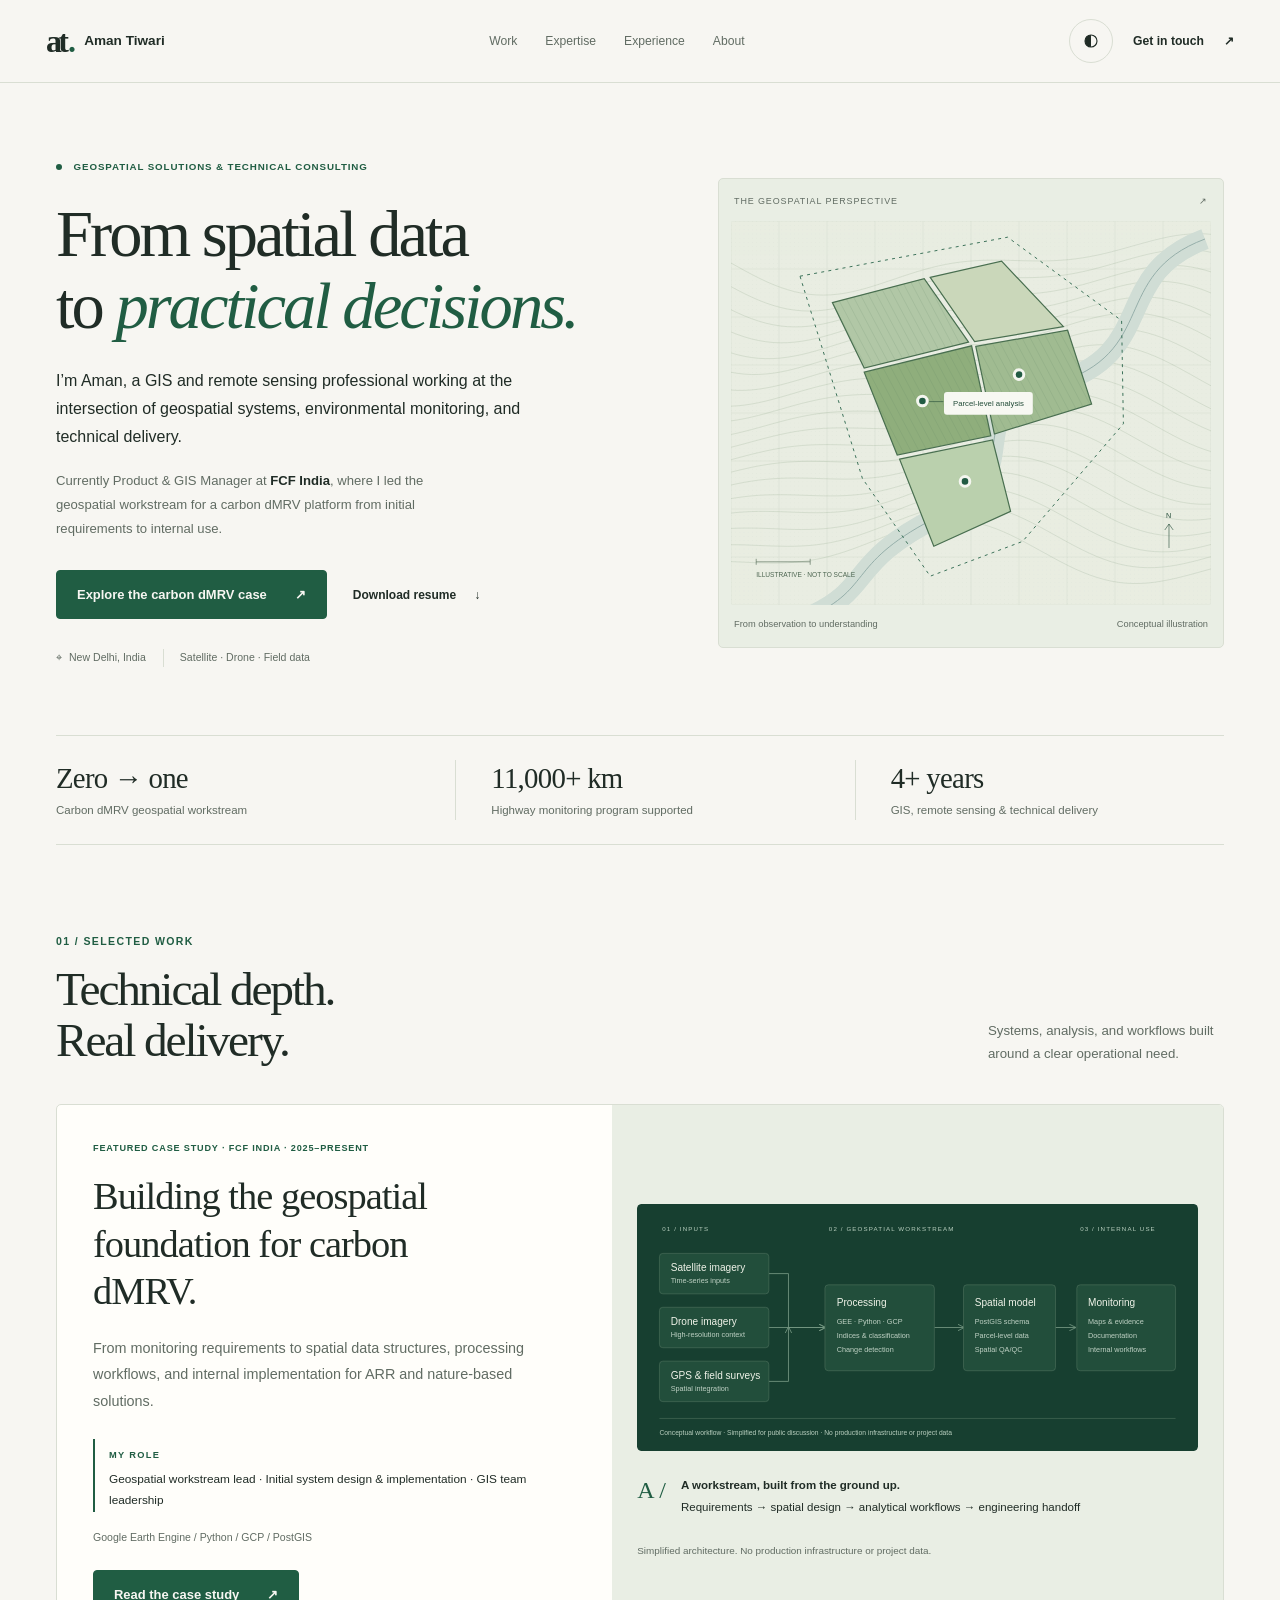
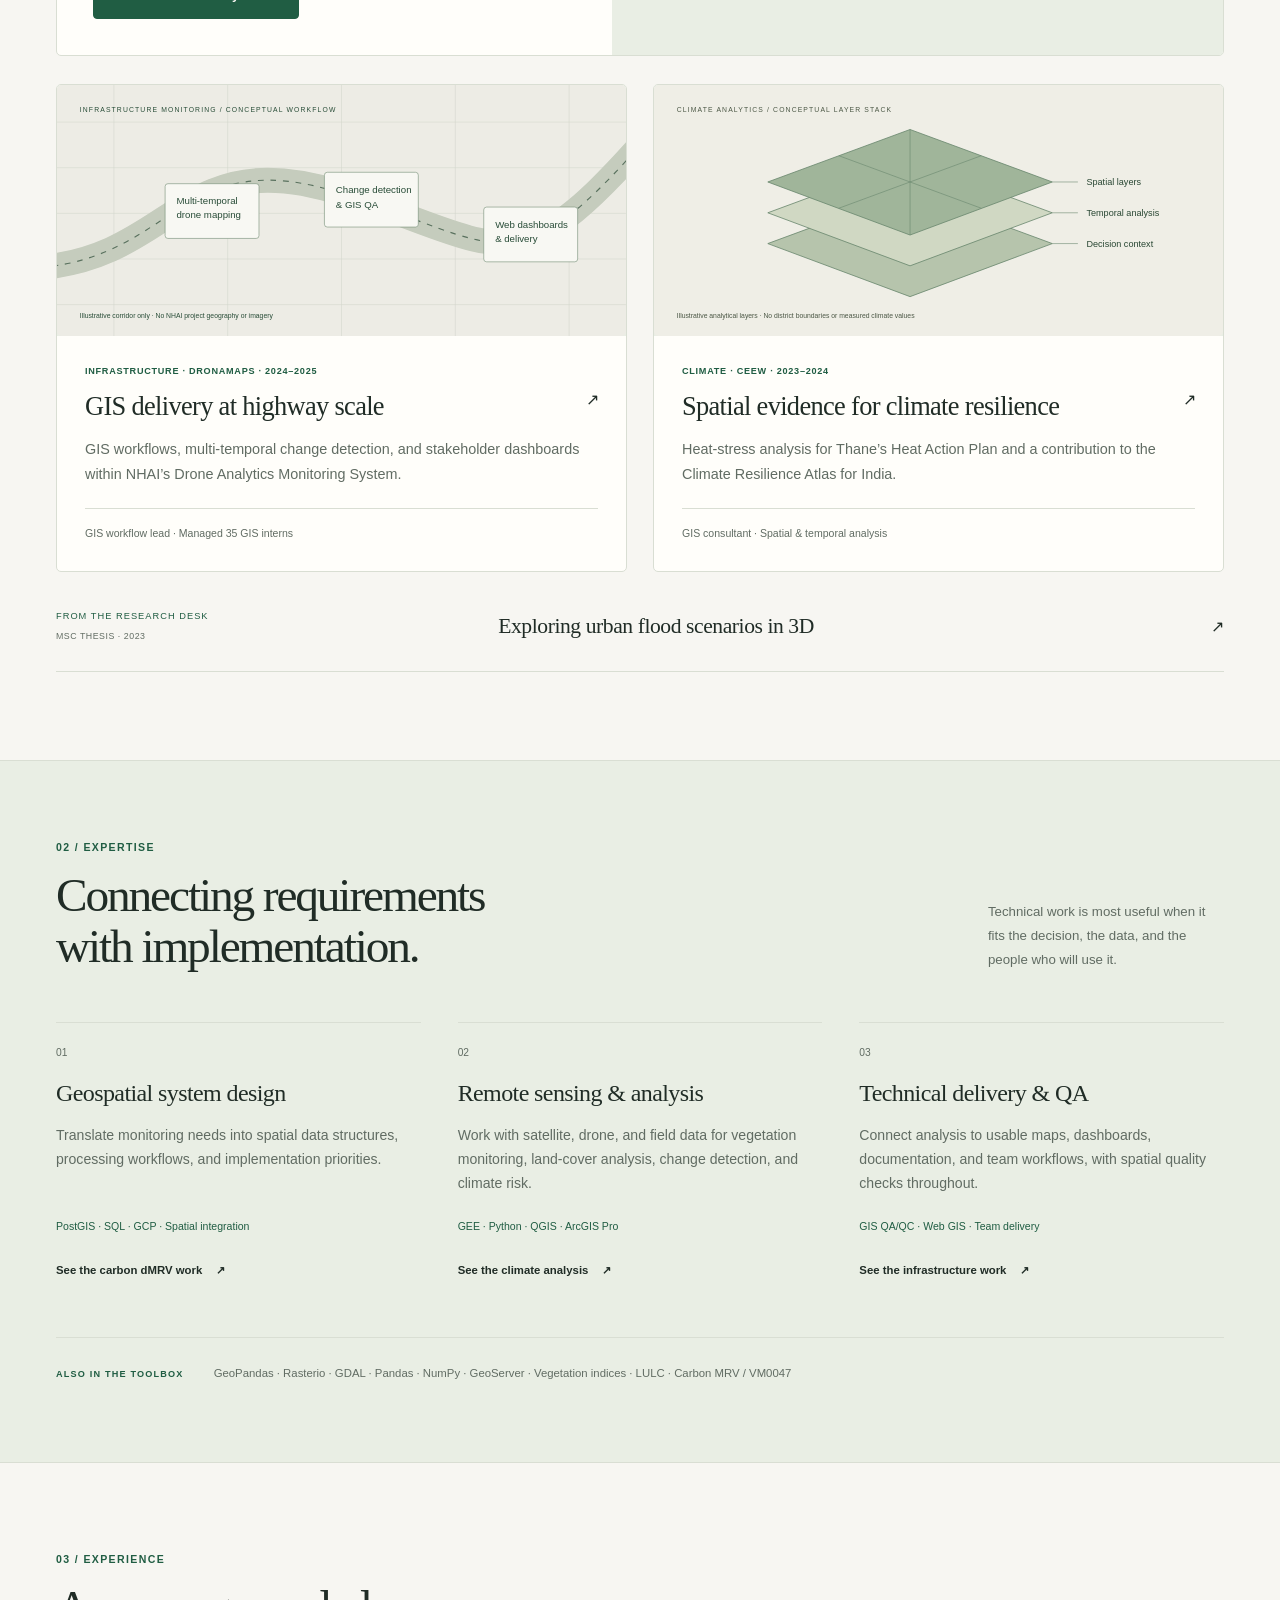
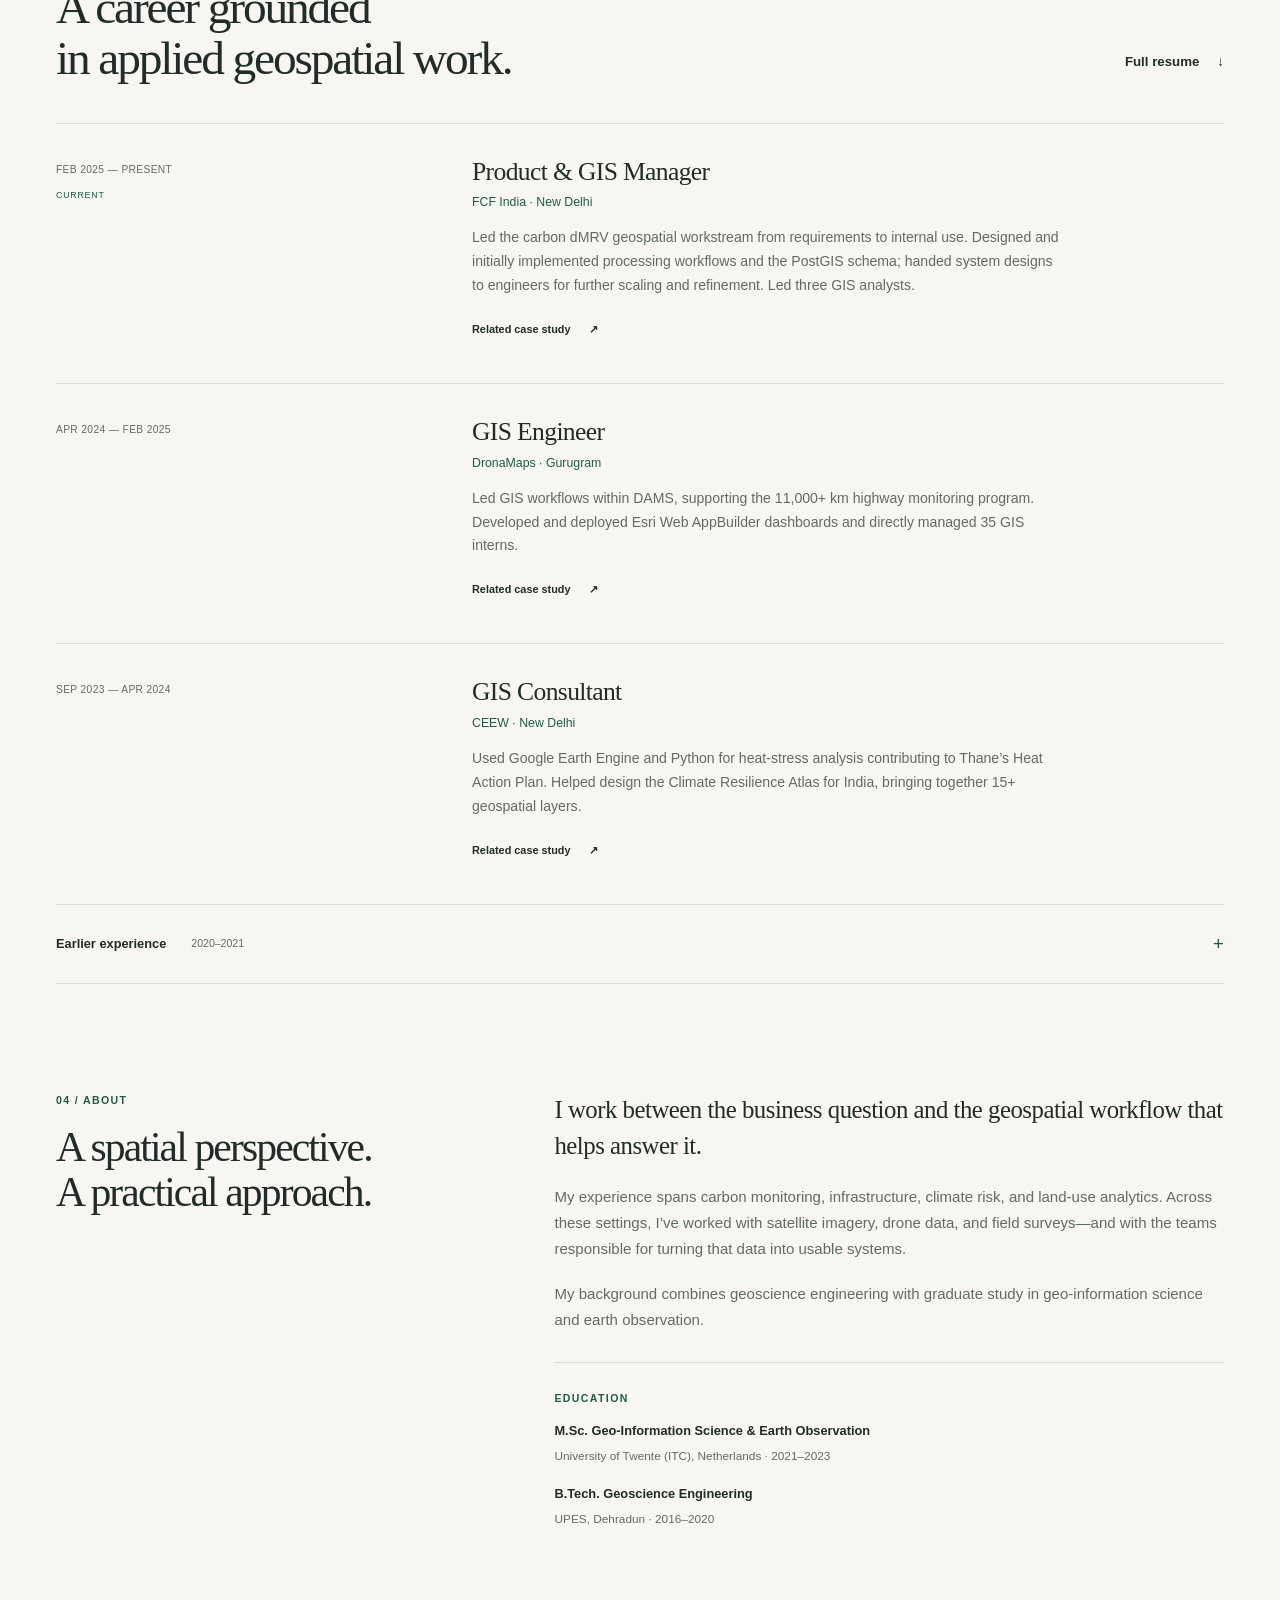
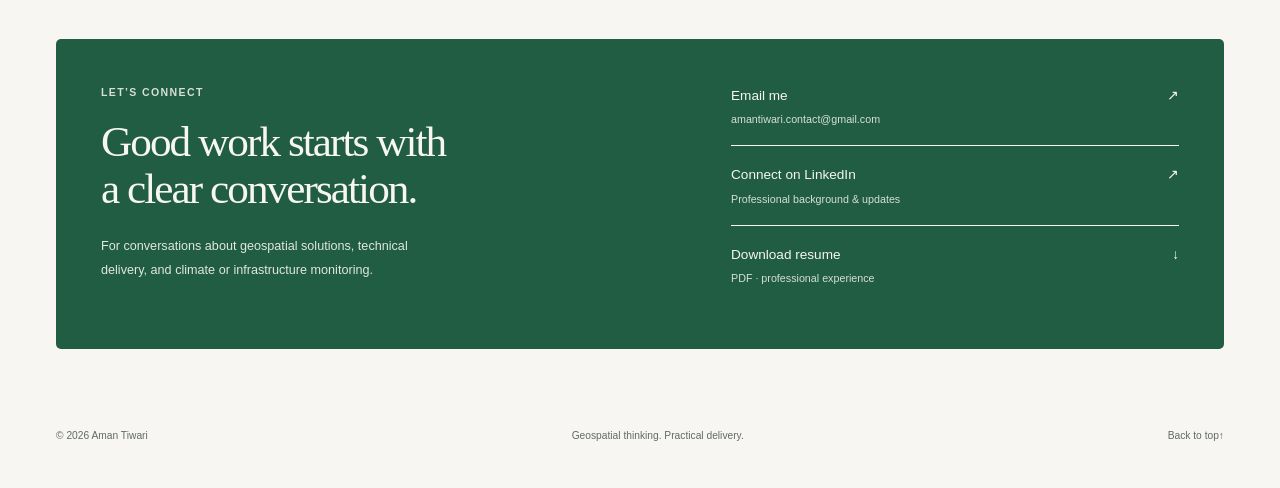
<file: index.html>
<!doctype html>
<html lang="en">
<head>
<meta charset="utf-8">
<meta name="viewport" content="width=device-width, initial-scale=1">
<title>Aman Tiwari | Geospatial Solutions &amp; Technical Consulting</title>
<meta name="description" content="Geospatial solutions across carbon dMRV, infrastructure and climate. GIS and remote sensing, system design, and technical delivery by Aman Tiwari.">
<meta name="theme-color" content="#f7f6f2">
<link rel="canonical" href="https://amantiwari-gt.github.io/aman-tiwari.github.io/">
<meta property="og:type" content="website">
<meta property="og:title" content="Aman Tiwari | Geospatial Solutions &amp; Technical Consulting">
<meta property="og:description" content="Geospatial solutions across carbon dMRV, infrastructure and climate. GIS and remote sensing, system design, and technical delivery by Aman Tiwari.">
<meta property="og:url" content="https://amantiwari-gt.github.io/aman-tiwari.github.io/">
<meta property="og:image" content="https://amantiwari-gt.github.io/aman-tiwari.github.io/assets/social-preview.png">
<meta property="og:image:width" content="1200">
<meta property="og:image:height" content="630">
<meta property="og:image:alt" content="Aman Tiwari — Geospatial solutions and technical consulting">
<meta name="twitter:card" content="summary_large_image">
<link rel="icon" href="assets/favicon.svg" type="image/svg+xml">
<script>try{const t=localStorage.getItem('portfolio-theme');if(t==='dark'||(t!=='light'&&matchMedia('(prefers-color-scheme: dark)').matches))document.documentElement.dataset.theme='dark'}catch(e){}</script>
<link rel="stylesheet" href="style.css">
<script src="script.js" defer>
</script>
</head>
<body><a class="skip-link" href="#main">Skip to content</a>
<header class="site-header" id="top">
<div class="nav-shell">
<a class="brand" href="#top" aria-label="Aman Tiwari, home"><span class="brand-mark" aria-hidden="true">at<span>.</span></span><span>Aman Tiwari</span></a>
<button class="menu-toggle" aria-expanded="false" aria-controls="main-menu" hidden>Menu <span aria-hidden="true">+</span></button>
<nav id="main-menu" aria-label="Main navigation"><a href="#work">Work</a><a href="#expertise">Expertise</a><a href="#experience">Experience</a><a href="#about">About</a>
</nav>
<div class="nav-actions"><button class="theme-toggle" aria-label="Switch to dark theme" hidden><svg width="18" height="18" viewBox="0 0 24 24" fill="none" stroke="currentColor" stroke-width="1.5" aria-hidden="true"><circle cx="12" cy="12" r="8"/><path d="M12 4a8 8 0 0 0 0 16Z" fill="currentColor" stroke="none"/></svg></button><a class="nav-contact" href="#contact">Get in touch <span aria-hidden="true">↗</span></a>
</div>
</div>
</header>
<main id="main" tabindex="-1">
<section class="hero wrap" aria-labelledby="hero-title">
<div class="hero-copy">
<p class="eyebrow"><span class="status-dot" aria-hidden="true"></span> GEOSPATIAL SOLUTIONS &amp; TECHNICAL CONSULTING</p>
<h1 id="hero-title">From spatial data<br>to <em>practical decisions.</em>
</h1>
<p class="hero-intro">I’m Aman, a GIS and remote sensing professional working at the intersection of geospatial systems, environmental monitoring, and technical delivery.</p>
<p class="hero-role">Currently Product &amp; GIS Manager at <strong>FCF India</strong>, where I led the geospatial workstream for a carbon dMRV platform from initial requirements to internal use.</p>
<div class="button-row"><a class="button primary" href="case-studies/carbon-dmrv/">Explore the carbon dMRV case <span aria-hidden="true">↗</span></a><a class="text-link" href="Aman_Tiwari_Resume.pdf" download>Download resume <span aria-hidden="true">↓</span></a>
</div>
<p class="hero-location"><span aria-hidden="true">⌖</span> New Delhi, India <span>Satellite · Drone · Field data</span>
</p>
</div>
<figure class="hero-figure">
<div class="figure-top"><span>THE GEOSPATIAL PERSPECTIVE</span><span aria-hidden="true">↗</span>
</div><img src="assets/landscape.svg" width="800" height="640" alt="Conceptual landscape showing parcel boundaries, field observation points, contours, and a watercourse.">
<figcaption><span>From observation to understanding</span><span>Conceptual illustration</span>
</figcaption>
</figure>
</section>
<div class="proof-strip wrap" aria-label="Selected experience">
<div><strong>Zero → one</strong>
<p>Carbon dMRV geospatial workstream</p>
</div>
<div><strong>11,000+ km</strong>
<p>Highway monitoring program supported</p>
</div>
<div><strong>4+ years</strong>
<p>GIS, remote sensing &amp; technical delivery</p>
</div>
</div>
<section class="work-section wrap" id="work" aria-labelledby="work-title">
<div class="section-heading">
<div>
<p class="eyebrow">01 / SELECTED WORK</p>
<h2 id="work-title">Technical depth.<br>Real delivery.</h2>
</div>
<p>Systems, analysis, and workflows built around a clear operational need.</p>
</div>
<article class="flagship">
<div class="flagship-copy">
<p class="eyebrow">FEATURED CASE STUDY · FCF INDIA · 2025–PRESENT</p>
<h3>Building the geospatial foundation for carbon dMRV.</h3>
<p>From monitoring requirements to spatial data structures, processing workflows, and internal implementation for ARR and nature-based solutions.</p>
<div class="role-note"><span>MY ROLE</span>
<p>Geospatial workstream lead · Initial system design &amp; implementation · GIS team leadership</p>
</div>
<p class="stack">Google Earth Engine / Python / GCP / PostGIS</p><a class="button primary" href="case-studies/carbon-dmrv/">Read the case study <span aria-hidden="true">↗</span></a>
</div>
<div class="flagship-visual"><img src="assets/dmrv-workflow.svg" width="1000" height="440" loading="lazy" alt="Conceptual workflow from satellite, drone and field inputs through geospatial processing and spatial data modeling to internal monitoring.">
<div class="visual-note"><span class="mini-index">A /</span>
<p><strong>A workstream, built from the ground up.</strong><br>Requirements → spatial design → analytical workflows → engineering handoff</p>
</div>
<p class="caption">Simplified architecture. No production infrastructure or project data.</p>
</div>
</article>
<div class="project-grid">
<article class="project-card"><a class="project-image" href="case-studies/highway-monitoring/" aria-label="Read the highway monitoring case study"><img src="assets/highway-workflow.svg" width="1000" height="440" loading="lazy" alt="Conceptual highway monitoring workflow connecting mapping, change detection, and dashboards."></a>
<div class="project-content">
<p class="eyebrow">INFRASTRUCTURE · DRONAMAPS · 2024–2025</p>
<h3><a href="case-studies/highway-monitoring/">GIS delivery at highway scale <span aria-hidden="true">↗</span></a>
</h3>
<p>GIS workflows, multi-temporal change detection, and stakeholder dashboards within NHAI’s Drone Analytics Monitoring System.</p>
<p class="project-role">GIS workflow lead · Managed 35 GIS interns</p>
</div>
</article>
<article class="project-card"><a class="project-image" href="case-studies/climate-resilience/" aria-label="Read the climate resilience case study"><img src="assets/climate-workflow.svg" width="1000" height="440" loading="lazy" alt="Conceptual stack of spatial layers used in climate analysis."></a>
<div class="project-content">
<p class="eyebrow">CLIMATE · CEEW · 2023–2024</p>
<h3><a href="case-studies/climate-resilience/">Spatial evidence for climate resilience <span aria-hidden="true">↗</span></a>
</h3>
<p>Heat-stress analysis for Thane’s Heat Action Plan and a contribution to the Climate Resilience Atlas for India.</p>
<p class="project-role">GIS consultant · Spatial &amp; temporal analysis</p>
</div>
</article>
</div>
<a class="academic-link" href="case-studies/3d-flood/"><span class="academic-label">FROM THE RESEARCH DESK <span>MSC THESIS · 2023</span></span><span>Exploring urban flood scenarios in 3D</span><span aria-hidden="true">↗</span></a>
</section>
<section class="expertise-section" id="expertise" aria-labelledby="expertise-title">
<div class="wrap">
<div class="section-heading">
<div>
<p class="eyebrow">02 / EXPERTISE</p>
<h2 id="expertise-title">Connecting requirements<br>with implementation.</h2>
</div>
<p>Technical work is most useful when it fits the decision, the data, and the people who will use it.</p>
</div>
<div class="expertise-grid">
<article><span class="expertise-number">01</span>
<h3>Geospatial system design</h3>
<p>Translate monitoring needs into spatial data structures, processing workflows, and implementation priorities.</p>
<p class="tools">PostGIS · SQL · GCP · Spatial integration</p><a class="text-link" href="case-studies/carbon-dmrv/">See the carbon dMRV work <span aria-hidden="true">↗</span></a>
</article>
<article><span class="expertise-number">02</span>
<h3>Remote sensing &amp; analysis</h3>
<p>Work with satellite, drone, and field data for vegetation monitoring, land-cover analysis, change detection, and climate risk.</p>
<p class="tools">GEE · Python · QGIS · ArcGIS Pro</p><a class="text-link" href="case-studies/climate-resilience/">See the climate analysis <span aria-hidden="true">↗</span></a>
</article>
<article><span class="expertise-number">03</span>
<h3>Technical delivery &amp; QA</h3>
<p>Connect analysis to usable maps, dashboards, documentation, and team workflows, with spatial quality checks throughout.</p>
<p class="tools">GIS QA/QC · Web GIS · Team delivery</p><a class="text-link" href="case-studies/highway-monitoring/">See the infrastructure work <span aria-hidden="true">↗</span></a>
</article>
</div>
<div class="technical-toolbox">
<p class="eyebrow">ALSO IN THE TOOLBOX</p>
<p>GeoPandas · Rasterio · GDAL · Pandas · NumPy · GeoServer · Vegetation indices · LULC · Carbon MRV / VM0047</p>
</div>
</div>
</section>
<section class="experience-section wrap" id="experience" aria-labelledby="experience-title">
<div class="section-heading">
<div>
<p class="eyebrow">03 / EXPERIENCE</p>
<h2 id="experience-title">A career grounded<br>in applied geospatial work.</h2>
</div><a class="text-link" href="Aman_Tiwari_Resume.pdf" download>Full resume <span aria-hidden="true">↓</span></a>
</div>
<div class="experience-list">
<article class="experience-row">
<p class="experience-date">FEB 2025 — PRESENT<span class="current-label">CURRENT</span>
</p>
<div>
<h3>Product &amp; GIS Manager</h3>
<p class="organization">FCF India · New Delhi</p>
<p>Led the carbon dMRV geospatial workstream from requirements to internal use. Designed and initially implemented processing workflows and the PostGIS schema; handed system designs to engineers for further scaling and refinement. Led three GIS analysts.</p><a class="text-link" href="case-studies/carbon-dmrv/">Related case study <span aria-hidden="true">↗</span></a>
</div>
</article>
<article class="experience-row">
<p class="experience-date">APR 2024 — FEB 2025</p>
<div>
<h3>GIS Engineer</h3>
<p class="organization">DronaMaps · Gurugram</p>
<p>Led GIS workflows within DAMS, supporting the 11,000+ km highway monitoring program. Developed and deployed Esri Web AppBuilder dashboards and directly managed 35 GIS interns.</p><a class="text-link" href="case-studies/highway-monitoring/">Related case study <span aria-hidden="true">↗</span></a>
</div>
</article>
<article class="experience-row">
<p class="experience-date">SEP 2023 — APR 2024</p>
<div>
<h3>GIS Consultant</h3>
<p class="organization">CEEW · New Delhi</p>
<p>Used Google Earth Engine and Python for heat-stress analysis contributing to Thane’s Heat Action Plan. Helped design the Climate Resilience Atlas for India, bringing together 15+ geospatial layers.</p><a class="text-link" href="case-studies/climate-resilience/">Related case study <span aria-hidden="true">↗</span></a>
</div>
</article>
<details class="earlier-experience">
<summary>Earlier experience <span>2020–2021</span><span aria-hidden="true">+</span>
</summary>
<div>
<p><strong>GIS Executive · Attentive.ai</strong><span>Mar–Sep 2021 · Remote</span>Satellite/aerial imagery feature mapping and GIS data QA for automated extraction workflows.</p>
<p><strong>GIS Consultant &amp; Trainer · AGSRT</strong><span>Sep 2020–Mar 2021 · Remote</span>GIS training in QGIS and ArcGIS, spatial analysis, and survey-data workflows.</p>
<p><strong>GIS Data Intern · Intensel</strong><span>Jun 2020 · Remote</span>Prepared satellite-based climate and flood-risk geospatial datasets.</p>
</div>
</details>
</div>
</section>
<section class="about-section wrap" id="about" aria-labelledby="about-title">
<div>
<p class="eyebrow">04 / ABOUT</p>
<h2 id="about-title">A spatial perspective.<br>A practical approach.</h2>
</div>
<div class="about-copy">
<p class="about-lead">I work between the business question and the geospatial workflow that helps answer it.</p>
<p>My experience spans carbon monitoring, infrastructure, climate risk, and land-use analytics. Across these settings, I’ve worked with satellite imagery, drone data, and field surveys—and with the teams responsible for turning that data into usable systems.</p>
<p>My background combines geoscience engineering with graduate study in geo-information science and earth observation.</p>
<div class="education">
<p class="eyebrow">EDUCATION</p>
<h3>M.Sc. Geo-Information Science &amp; Earth Observation</h3>
<p>University of Twente (ITC), Netherlands · 2021–2023</p>
<h3>B.Tech. Geoscience Engineering</h3>
<p>UPES, Dehradun · 2016–2020</p>
</div>
</div>
</section>
<section class="contact wrap" id="contact" aria-labelledby="contact-title">
<div>
<p class="eyebrow">LET’S CONNECT</p>
<h2 id="contact-title">Good work starts with<br>a clear conversation.</h2>
<p>For conversations about geospatial solutions, technical delivery, and climate or infrastructure monitoring.</p>
</div>
<div class="contact-links"><a href="mailto:amantiwari.contact@gmail.com">Email me <span aria-hidden="true">↗</span><span>amantiwari.contact@gmail.com</span></a><a href="https://www.linkedin.com/in/amantiwaricontact" target="_blank" rel="noopener">Connect on LinkedIn <span aria-hidden="true">↗</span><span>Professional background &amp; updates</span></a><a href="Aman_Tiwari_Resume.pdf" download>Download resume <span aria-hidden="true">↓</span><span>PDF · professional experience</span></a>
</div>
</section>
</main>
<footer class="site-footer wrap">
<p>© <span data-year>2026</span> Aman Tiwari</p>
<p>Geospatial thinking. Practical delivery.</p><a href="#top">Back to top <span aria-hidden="true">↑</span></a>
</footer>
</body>
</html>
</file>
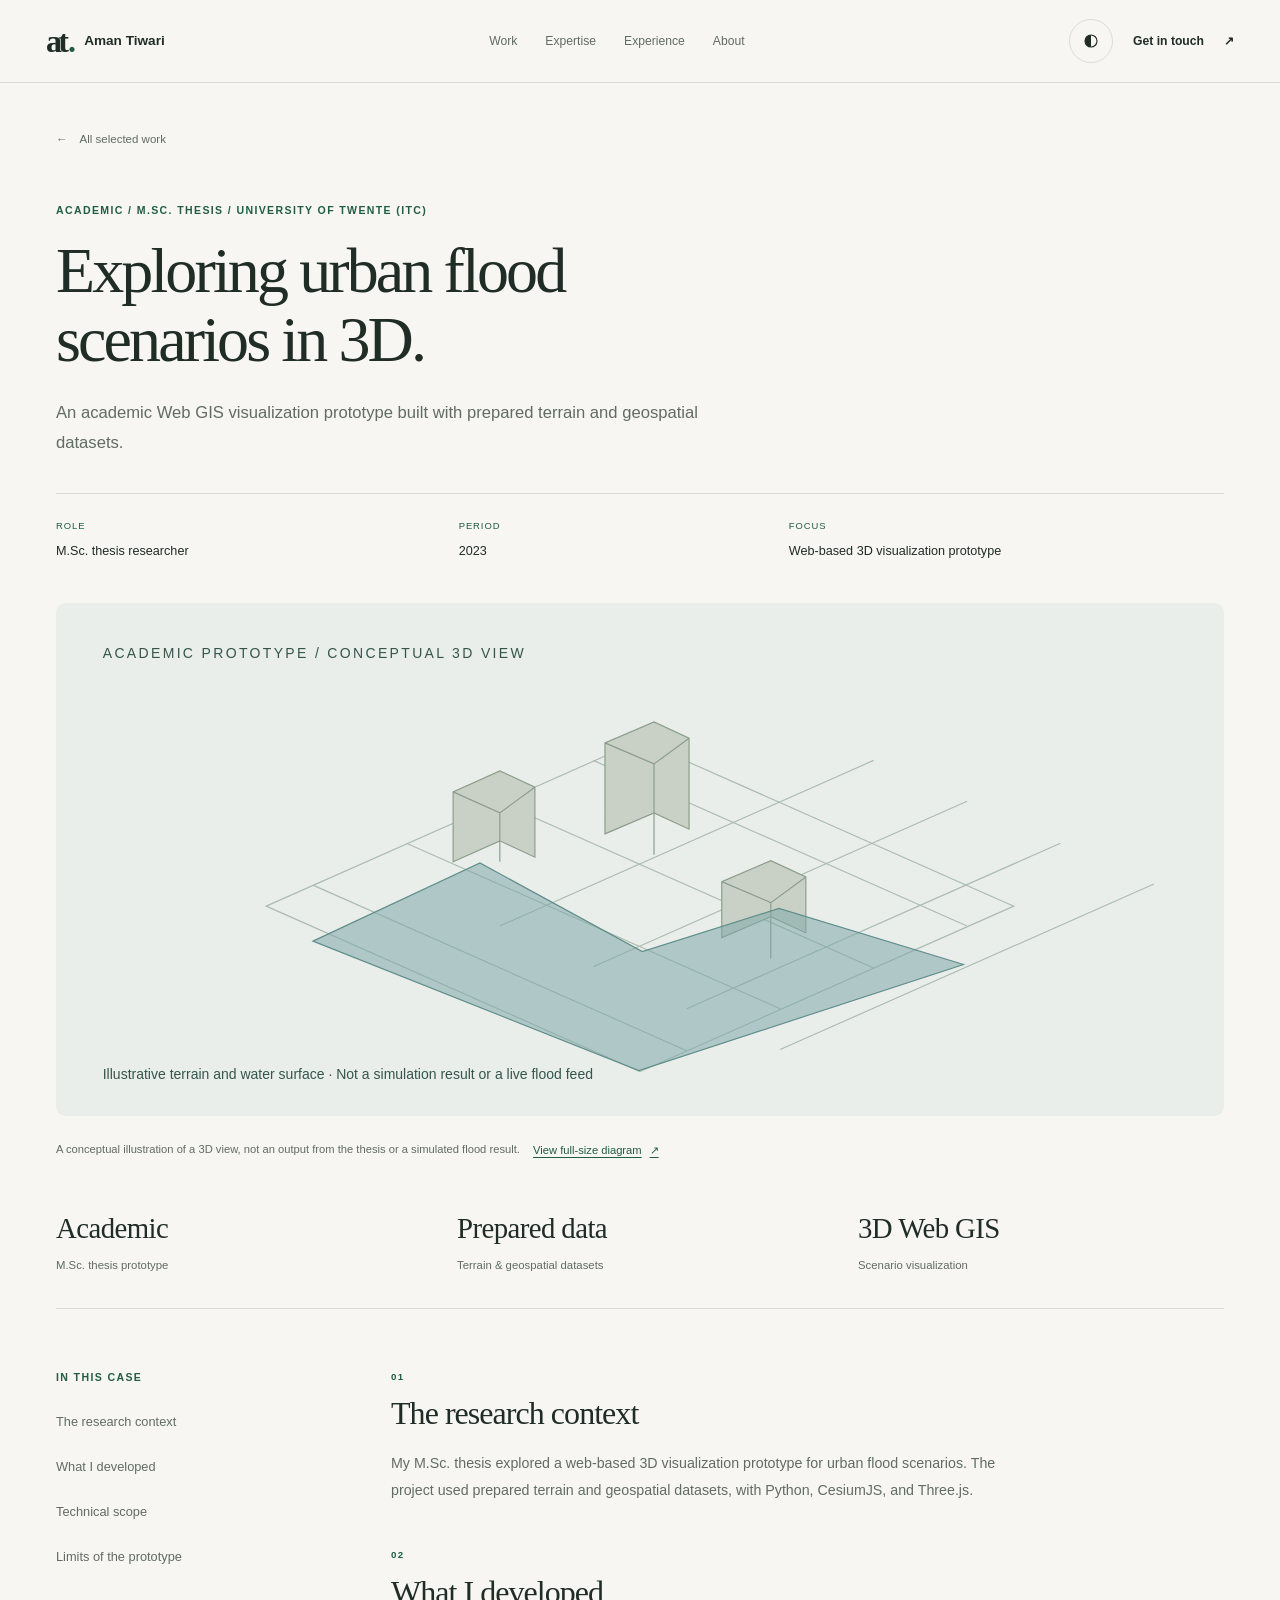
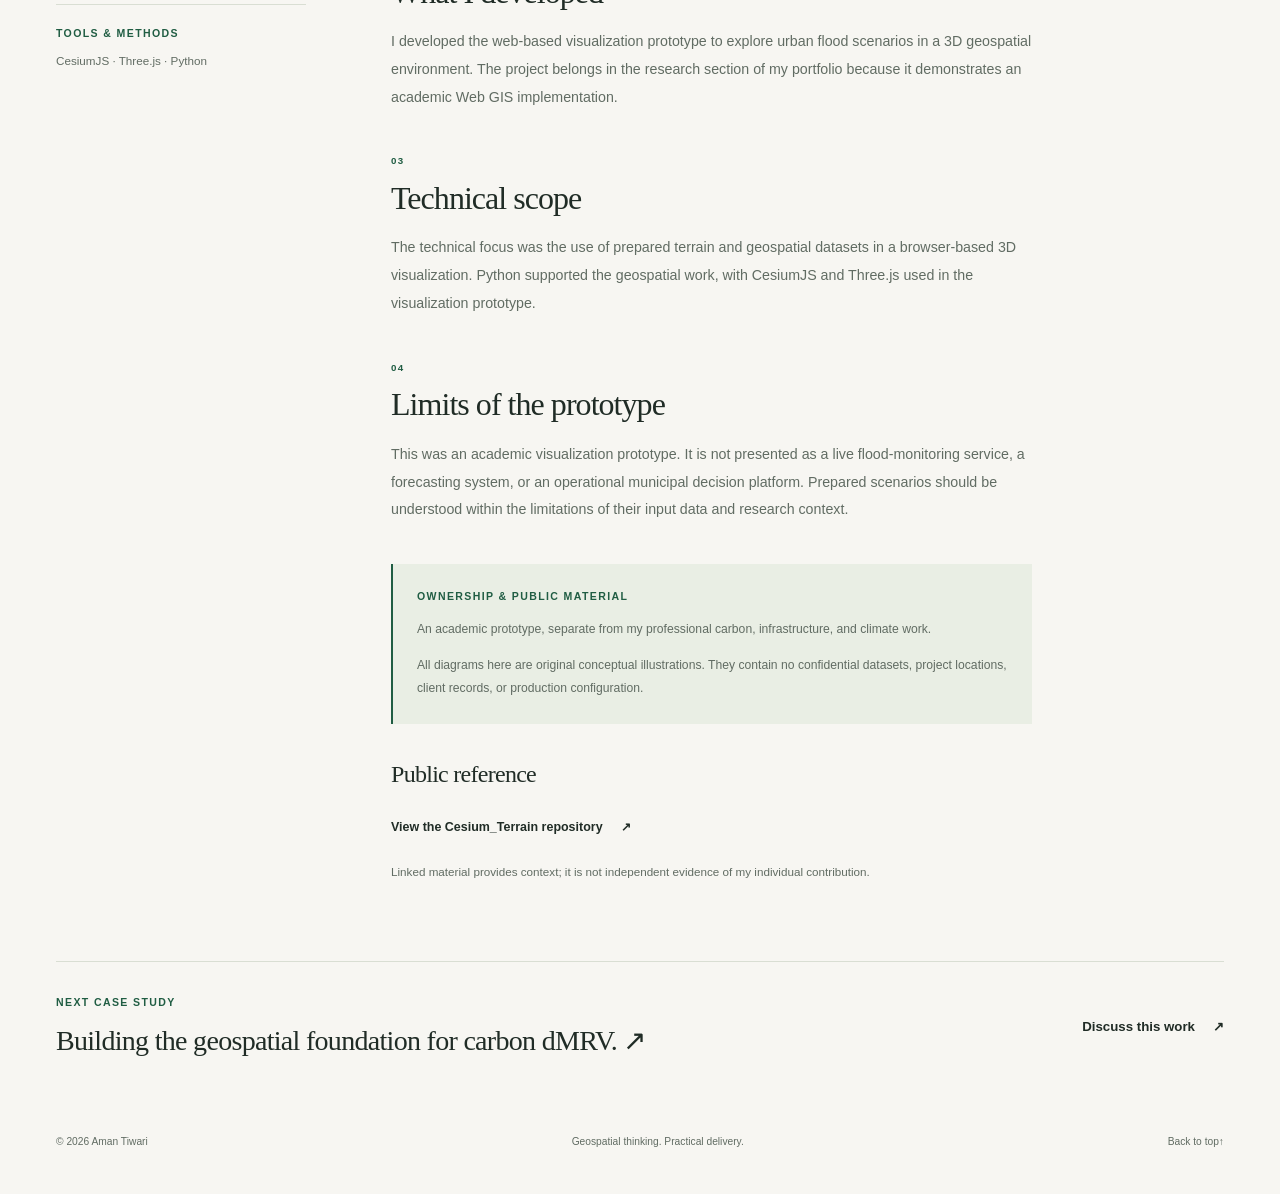
<file: case-studies/3d-flood/index.html>
<!doctype html>
<html lang="en">
<head>
<meta charset="utf-8">
<meta name="viewport" content="width=device-width, initial-scale=1">
<title>Exploring urban flood scenarios in 3D | Aman Tiwari</title>
<meta name="description" content="An academic Web GIS visualization prototype built with prepared terrain and geospatial datasets.">
<meta name="theme-color" content="#f7f6f2">
<link rel="canonical" href="https://amantiwari-gt.github.io/aman-tiwari.github.io/case-studies/3d-flood/">
<meta property="og:type" content="website">
<meta property="og:title" content="Exploring urban flood scenarios in 3D | Aman Tiwari">
<meta property="og:description" content="An academic Web GIS visualization prototype built with prepared terrain and geospatial datasets.">
<meta property="og:url" content="https://amantiwari-gt.github.io/aman-tiwari.github.io/case-studies/3d-flood/">
<meta property="og:image" content="https://amantiwari-gt.github.io/aman-tiwari.github.io/assets/social-preview.png">
<meta property="og:image:width" content="1200">
<meta property="og:image:height" content="630">
<meta property="og:image:alt" content="Aman Tiwari — Geospatial solutions and technical consulting">
<meta name="twitter:card" content="summary_large_image">
<link rel="icon" href="../../assets/favicon.svg" type="image/svg+xml">
<script>try{const t=localStorage.getItem('portfolio-theme');if(t==='dark'||(t!=='light'&&matchMedia('(prefers-color-scheme: dark)').matches))document.documentElement.dataset.theme='dark'}catch(e){}</script>
<link rel="stylesheet" href="../../style.css">
<script src="../../script.js" defer>
</script>
</head>
<body><a class="skip-link" href="#main">Skip to content</a>
<header class="site-header" id="top">
<div class="nav-shell">
<a class="brand" href="../../index.html" aria-label="Aman Tiwari, home"><span class="brand-mark" aria-hidden="true">at<span>.</span></span><span>Aman Tiwari</span></a>
<button class="menu-toggle" aria-expanded="false" aria-controls="main-menu" hidden>Menu <span aria-hidden="true">+</span></button>
<nav id="main-menu" aria-label="Main navigation"><a href="../../index.html#work">Work</a><a href="../../index.html#expertise">Expertise</a><a href="../../index.html#experience">Experience</a><a href="../../index.html#about">About</a>
</nav>
<div class="nav-actions"><button class="theme-toggle" aria-label="Switch to dark theme" hidden><svg width="18" height="18" viewBox="0 0 24 24" fill="none" stroke="currentColor" stroke-width="1.5" aria-hidden="true"><circle cx="12" cy="12" r="8"/><path d="M12 4a8 8 0 0 0 0 16Z" fill="currentColor" stroke="none"/></svg></button><a class="nav-contact" href="../../index.html#contact">Get in touch <span aria-hidden="true">↗</span></a>
</div>
</div>
</header>
<main id="main" tabindex="-1">
<div class="wrap case-hero"><a class="back-link" href="../../index.html#work"><span aria-hidden="true">←</span> All selected work</a>
<p class="eyebrow">ACADEMIC / M.SC. THESIS / UNIVERSITY OF TWENTE (ITC)</p>
<h1>Exploring urban flood scenarios in 3D.</h1>
<p class="case-intro">An academic Web GIS visualization prototype built with prepared terrain and geospatial datasets.</p>
<dl class="case-facts">
<div>
<dt>ROLE</dt>
<dd>M.Sc. thesis researcher</dd>
</div>
<div>
<dt>PERIOD</dt>
<dd>2023</dd>
</div>
<div>
<dt>FOCUS</dt>
<dd>Web-based 3D visualization prototype</dd>
</div>
</dl>
</div>
<figure class="case-figure wrap"><img src="../../assets/flood-workflow.svg" width="1000" height="440" alt="Conceptual 3D terrain grid with building shapes and an illustrative water surface.">
<figcaption>A conceptual illustration of a 3D view, not an output from the thesis or a simulated flood result. <a class="figure-expand" href="../../assets/flood-workflow.svg" target="_blank" rel="noopener">View full-size diagram <span aria-hidden="true">↗</span></a>
</figcaption>
</figure>
<div class="wrap case-evidence">
<div><strong>Academic</strong>
<p>M.Sc. thesis prototype</p>
</div>
<div><strong>Prepared data</strong>
<p>Terrain & geospatial datasets</p>
</div>
<div><strong>3D Web GIS</strong>
<p>Scenario visualization</p>
</div>
</div>
<div class="wrap case-layout">
<aside class="case-sidebar">
<p class="eyebrow">IN THIS CASE</p>
<nav aria-label="Case study sections"><a href="#section-1">The research context</a><a href="#section-2">What I developed</a><a href="#section-3">Technical scope</a><a href="#section-4">Limits of the prototype</a>
</nav>
<div class="sidebar-tools">
<p class="eyebrow">TOOLS &amp; METHODS</p>
<p>CesiumJS · Three.js · Python</p>
</div>
</aside>
<div class="case-body">
<section id="section-1">
<p class="eyebrow">01</p>
<h2>The research context</h2>
<p>My M.Sc. thesis explored a web-based 3D visualization prototype for urban flood scenarios. The project used prepared terrain and geospatial datasets, with Python, CesiumJS, and Three.js.</p>
</section>
<section id="section-2">
<p class="eyebrow">02</p>
<h2>What I developed</h2>
<p>I developed the web-based visualization prototype to explore urban flood scenarios in a 3D geospatial environment. The project belongs in the research section of my portfolio because it demonstrates an academic Web GIS implementation.</p>
</section>
<section id="section-3">
<p class="eyebrow">03</p>
<h2>Technical scope</h2>
<p>The technical focus was the use of prepared terrain and geospatial datasets in a browser-based 3D visualization. Python supported the geospatial work, with CesiumJS and Three.js used in the visualization prototype.</p>
</section>
<section id="section-4">
<p class="eyebrow">04</p>
<h2>Limits of the prototype</h2>
<p>This was an academic visualization prototype. It is not presented as a live flood-monitoring service, a forecasting system, or an operational municipal decision platform. Prepared scenarios should be understood within the limitations of their input data and research context.</p>
</section>
<div class="ownership-note">
<p class="eyebrow">OWNERSHIP &amp; PUBLIC MATERIAL</p>
<p>An academic prototype, separate from my professional carbon, infrastructure, and climate work.</p>
<p>All diagrams here are original conceptual illustrations. They contain no confidential datasets, project locations, client records, or production configuration.</p>
</div>
<section class="references">
<h2>Public reference</h2><a class="text-link" href="https://github.com/amantiwari-gt/Cesium_Terrain" target="_blank" rel="noopener">View the Cesium_Terrain repository <span aria-hidden="true">↗</span></a>
<p class="caption">Linked material provides context; it is not independent evidence of my individual contribution.</p>
</section>
</div>
</div>
<div class="wrap case-next">
<div>
<p class="eyebrow">NEXT CASE STUDY</p><a href="../carbon-dmrv/">Building the geospatial foundation for carbon dMRV. <span aria-hidden="true">↗</span></a>
</div><a class="text-link" href="mailto:amantiwari.contact@gmail.com">Discuss this work <span aria-hidden="true">↗</span></a>
</div>
</main>
<footer class="site-footer wrap">
<p>© <span data-year>2026</span> Aman Tiwari</p>
<p>Geospatial thinking. Practical delivery.</p><a href="#top">Back to top <span aria-hidden="true">↑</span></a>
</footer>
</body>
</html>
</file>
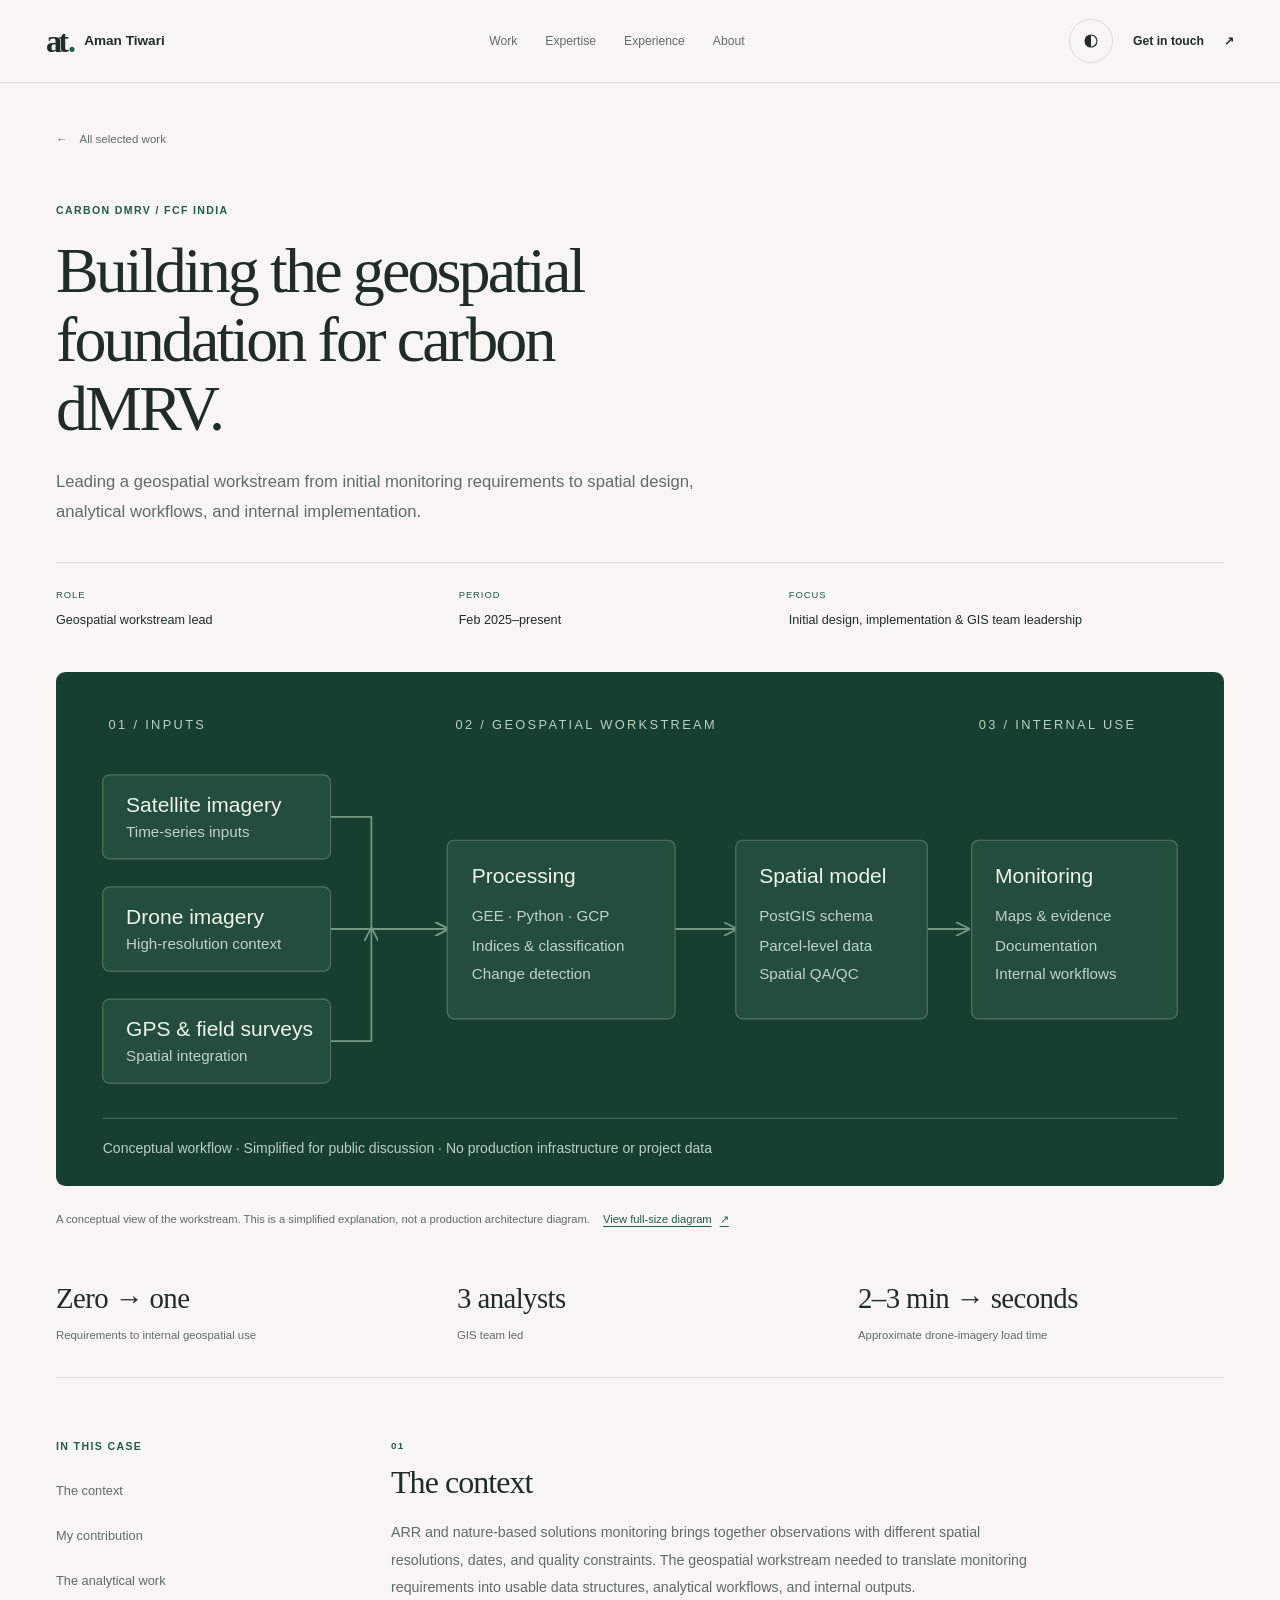
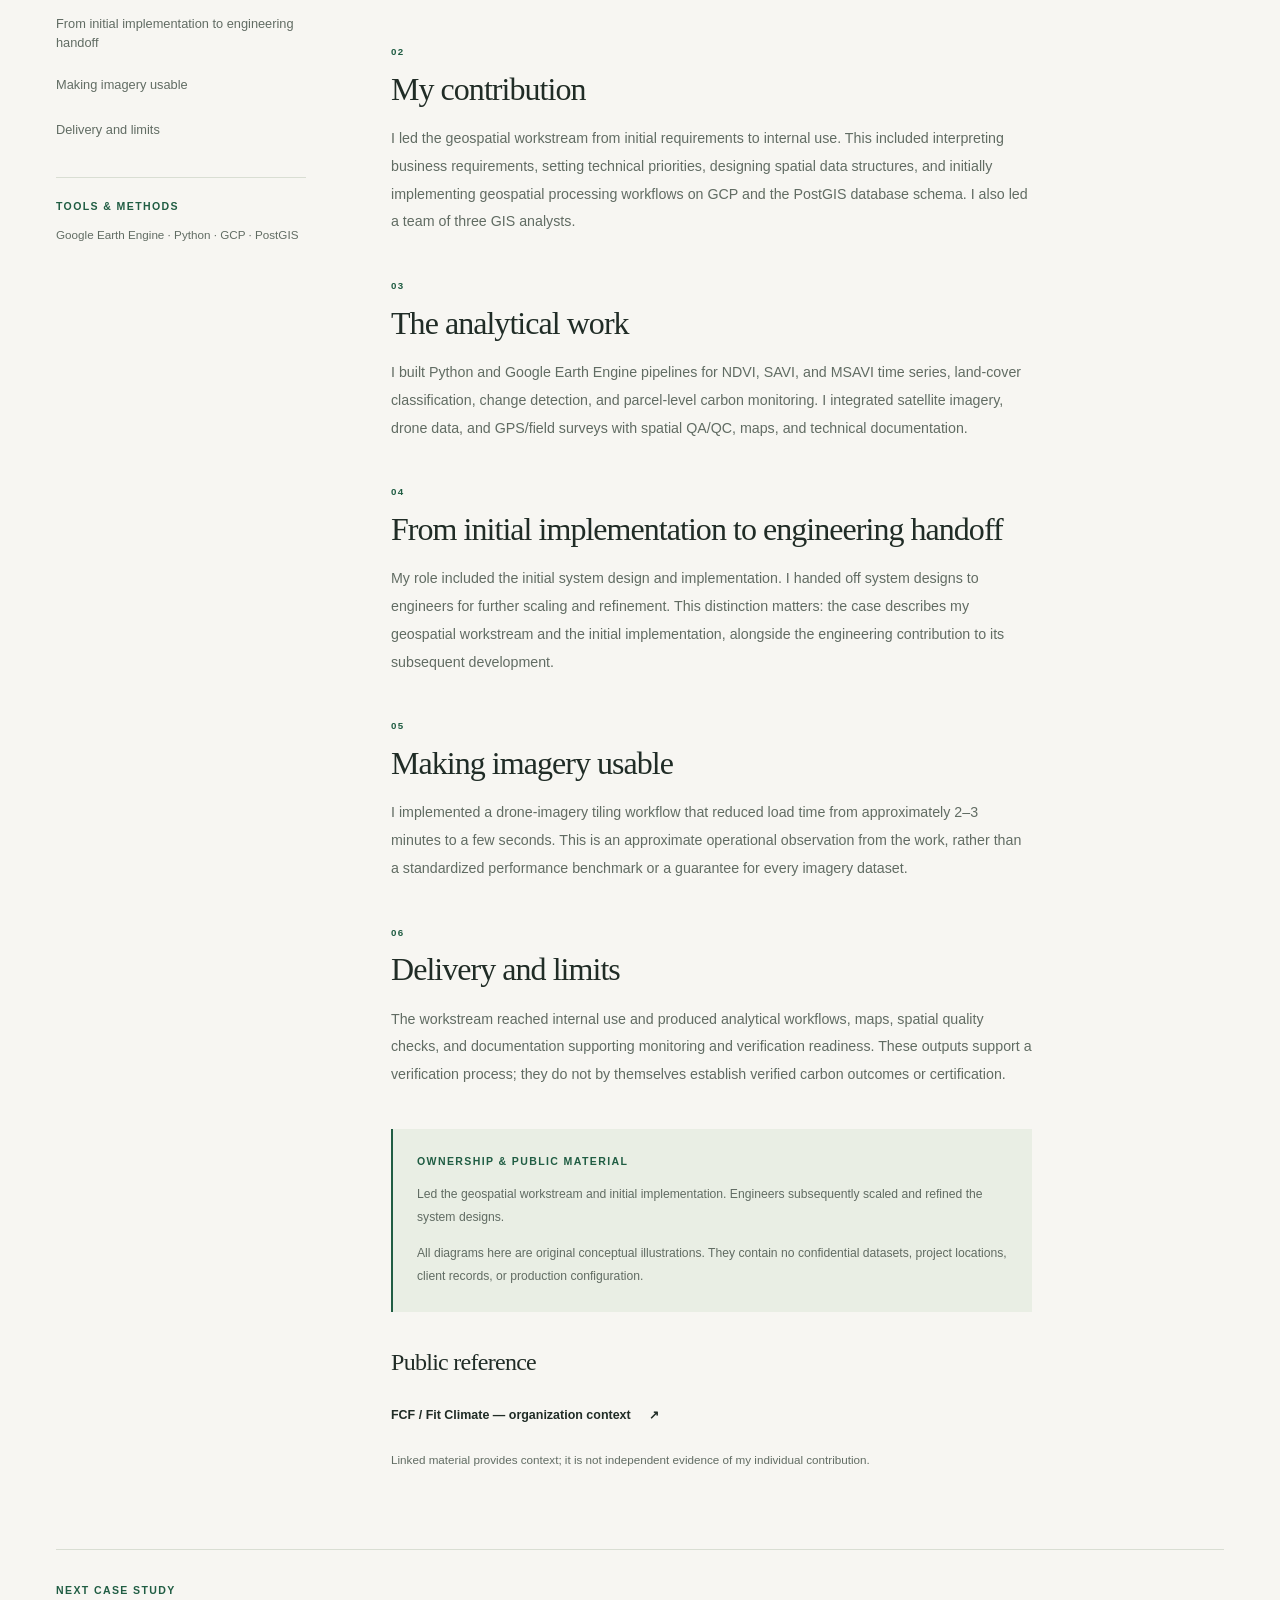
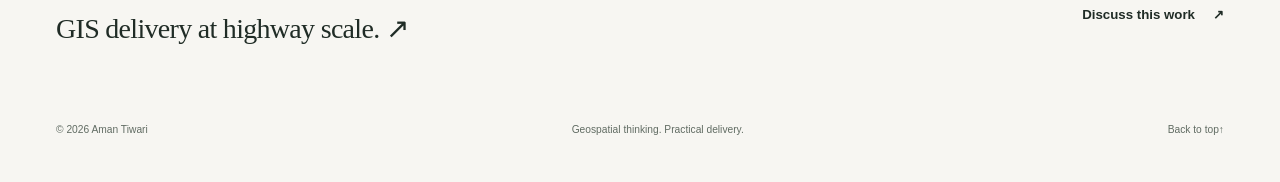
<file: case-studies/carbon-dmrv/index.html>
<!doctype html>
<html lang="en">
<head>
<meta charset="utf-8">
<meta name="viewport" content="width=device-width, initial-scale=1">
<title>Building the geospatial foundation for carbon dMRV | Aman Tiwari</title>
<meta name="description" content="Leading a geospatial workstream from initial monitoring requirements to spatial design, analytical workflows, and internal implementation.">
<meta name="theme-color" content="#f7f6f2">
<link rel="canonical" href="https://amantiwari-gt.github.io/aman-tiwari.github.io/case-studies/carbon-dmrv/">
<meta property="og:type" content="website">
<meta property="og:title" content="Building the geospatial foundation for carbon dMRV | Aman Tiwari">
<meta property="og:description" content="Leading a geospatial workstream from initial monitoring requirements to spatial design, analytical workflows, and internal implementation.">
<meta property="og:url" content="https://amantiwari-gt.github.io/aman-tiwari.github.io/case-studies/carbon-dmrv/">
<meta property="og:image" content="https://amantiwari-gt.github.io/aman-tiwari.github.io/assets/social-preview.png">
<meta property="og:image:width" content="1200">
<meta property="og:image:height" content="630">
<meta property="og:image:alt" content="Aman Tiwari — Geospatial solutions and technical consulting">
<meta name="twitter:card" content="summary_large_image">
<link rel="icon" href="../../assets/favicon.svg" type="image/svg+xml">
<script>try{const t=localStorage.getItem('portfolio-theme');if(t==='dark'||(t!=='light'&&matchMedia('(prefers-color-scheme: dark)').matches))document.documentElement.dataset.theme='dark'}catch(e){}</script>
<link rel="stylesheet" href="../../style.css">
<script src="../../script.js" defer>
</script>
</head>
<body><a class="skip-link" href="#main">Skip to content</a>
<header class="site-header" id="top">
<div class="nav-shell">
<a class="brand" href="../../index.html" aria-label="Aman Tiwari, home"><span class="brand-mark" aria-hidden="true">at<span>.</span></span><span>Aman Tiwari</span></a>
<button class="menu-toggle" aria-expanded="false" aria-controls="main-menu" hidden>Menu <span aria-hidden="true">+</span></button>
<nav id="main-menu" aria-label="Main navigation"><a href="../../index.html#work">Work</a><a href="../../index.html#expertise">Expertise</a><a href="../../index.html#experience">Experience</a><a href="../../index.html#about">About</a>
</nav>
<div class="nav-actions"><button class="theme-toggle" aria-label="Switch to dark theme" hidden><svg width="18" height="18" viewBox="0 0 24 24" fill="none" stroke="currentColor" stroke-width="1.5" aria-hidden="true"><circle cx="12" cy="12" r="8"/><path d="M12 4a8 8 0 0 0 0 16Z" fill="currentColor" stroke="none"/></svg></button><a class="nav-contact" href="../../index.html#contact">Get in touch <span aria-hidden="true">↗</span></a>
</div>
</div>
</header>
<main id="main" tabindex="-1">
<div class="wrap case-hero"><a class="back-link" href="../../index.html#work"><span aria-hidden="true">←</span> All selected work</a>
<p class="eyebrow">CARBON dMRV / FCF INDIA</p>
<h1>Building the geospatial foundation for carbon dMRV.</h1>
<p class="case-intro">Leading a geospatial workstream from initial monitoring requirements to spatial design, analytical workflows, and internal implementation.</p>
<dl class="case-facts">
<div>
<dt>ROLE</dt>
<dd>Geospatial workstream lead</dd>
</div>
<div>
<dt>PERIOD</dt>
<dd>Feb 2025–present</dd>
</div>
<div>
<dt>FOCUS</dt>
<dd>Initial design, implementation & GIS team leadership</dd>
</div>
</dl>
</div>
<figure class="case-figure wrap"><img src="../../assets/dmrv-workflow.svg" width="1000" height="440" alt="Conceptual carbon dMRV workflow connecting satellite, drone and field inputs to processing, spatial modeling, and internal monitoring.">
<figcaption>A conceptual view of the workstream. This is a simplified explanation, not a production architecture diagram. <a class="figure-expand" href="../../assets/dmrv-workflow.svg" target="_blank" rel="noopener">View full-size diagram <span aria-hidden="true">↗</span></a>
</figcaption>
</figure>
<div class="wrap case-evidence">
<div><strong>Zero → one</strong>
<p>Requirements to internal geospatial use</p>
</div>
<div><strong>3 analysts</strong>
<p>GIS team led</p>
</div>
<div><strong>2–3 min → seconds</strong>
<p>Approximate drone-imagery load time</p>
</div>
</div>
<div class="wrap case-layout">
<aside class="case-sidebar">
<p class="eyebrow">IN THIS CASE</p>
<nav aria-label="Case study sections"><a href="#section-1">The context</a><a href="#section-2">My contribution</a><a href="#section-3">The analytical work</a><a href="#section-4">From initial implementation to engineering handoff</a><a href="#section-5">Making imagery usable</a><a href="#section-6">Delivery and limits</a>
</nav>
<div class="sidebar-tools">
<p class="eyebrow">TOOLS &amp; METHODS</p>
<p>Google Earth Engine · Python · GCP · PostGIS</p>
</div>
</aside>
<div class="case-body">
<section id="section-1">
<p class="eyebrow">01</p>
<h2>The context</h2>
<p>ARR and nature-based solutions monitoring brings together observations with different spatial resolutions, dates, and quality constraints. The geospatial workstream needed to translate monitoring requirements into usable data structures, analytical workflows, and internal outputs.</p>
</section>
<section id="section-2">
<p class="eyebrow">02</p>
<h2>My contribution</h2>
<p>I led the geospatial workstream from initial requirements to internal use. This included interpreting business requirements, setting technical priorities, designing spatial data structures, and initially implementing geospatial processing workflows on GCP and the PostGIS database schema. I also led a team of three GIS analysts.</p>
</section>
<section id="section-3">
<p class="eyebrow">03</p>
<h2>The analytical work</h2>
<p>I built Python and Google Earth Engine pipelines for NDVI, SAVI, and MSAVI time series, land-cover classification, change detection, and parcel-level carbon monitoring. I integrated satellite imagery, drone data, and GPS/field surveys with spatial QA/QC, maps, and technical documentation.</p>
</section>
<section id="section-4">
<p class="eyebrow">04</p>
<h2>From initial implementation to engineering handoff</h2>
<p>My role included the initial system design and implementation. I handed off system designs to engineers for further scaling and refinement. This distinction matters: the case describes my geospatial workstream and the initial implementation, alongside the engineering contribution to its subsequent development.</p>
</section>
<section id="section-5">
<p class="eyebrow">05</p>
<h2>Making imagery usable</h2>
<p>I implemented a drone-imagery tiling workflow that reduced load time from approximately 2–3 minutes to a few seconds. This is an approximate operational observation from the work, rather than a standardized performance benchmark or a guarantee for every imagery dataset.</p>
</section>
<section id="section-6">
<p class="eyebrow">06</p>
<h2>Delivery and limits</h2>
<p>The workstream reached internal use and produced analytical workflows, maps, spatial quality checks, and documentation supporting monitoring and verification readiness. These outputs support a verification process; they do not by themselves establish verified carbon outcomes or certification.</p>
</section>
<div class="ownership-note">
<p class="eyebrow">OWNERSHIP &amp; PUBLIC MATERIAL</p>
<p>Led the geospatial workstream and initial implementation. Engineers subsequently scaled and refined the system designs.</p>
<p>All diagrams here are original conceptual illustrations. They contain no confidential datasets, project locations, client records, or production configuration.</p>
</div>
<section class="references">
<h2>Public reference</h2><a class="text-link" href="https://fitclimate.com/" target="_blank" rel="noopener">FCF / Fit Climate — organization context <span aria-hidden="true">↗</span></a>
<p class="caption">Linked material provides context; it is not independent evidence of my individual contribution.</p>
</section>
</div>
</div>
<div class="wrap case-next">
<div>
<p class="eyebrow">NEXT CASE STUDY</p><a href="../highway-monitoring/">GIS delivery at highway scale. <span aria-hidden="true">↗</span></a>
</div><a class="text-link" href="mailto:amantiwari.contact@gmail.com">Discuss this work <span aria-hidden="true">↗</span></a>
</div>
</main>
<footer class="site-footer wrap">
<p>© <span data-year>2026</span> Aman Tiwari</p>
<p>Geospatial thinking. Practical delivery.</p><a href="#top">Back to top <span aria-hidden="true">↑</span></a>
</footer>
</body>
</html>
</file>
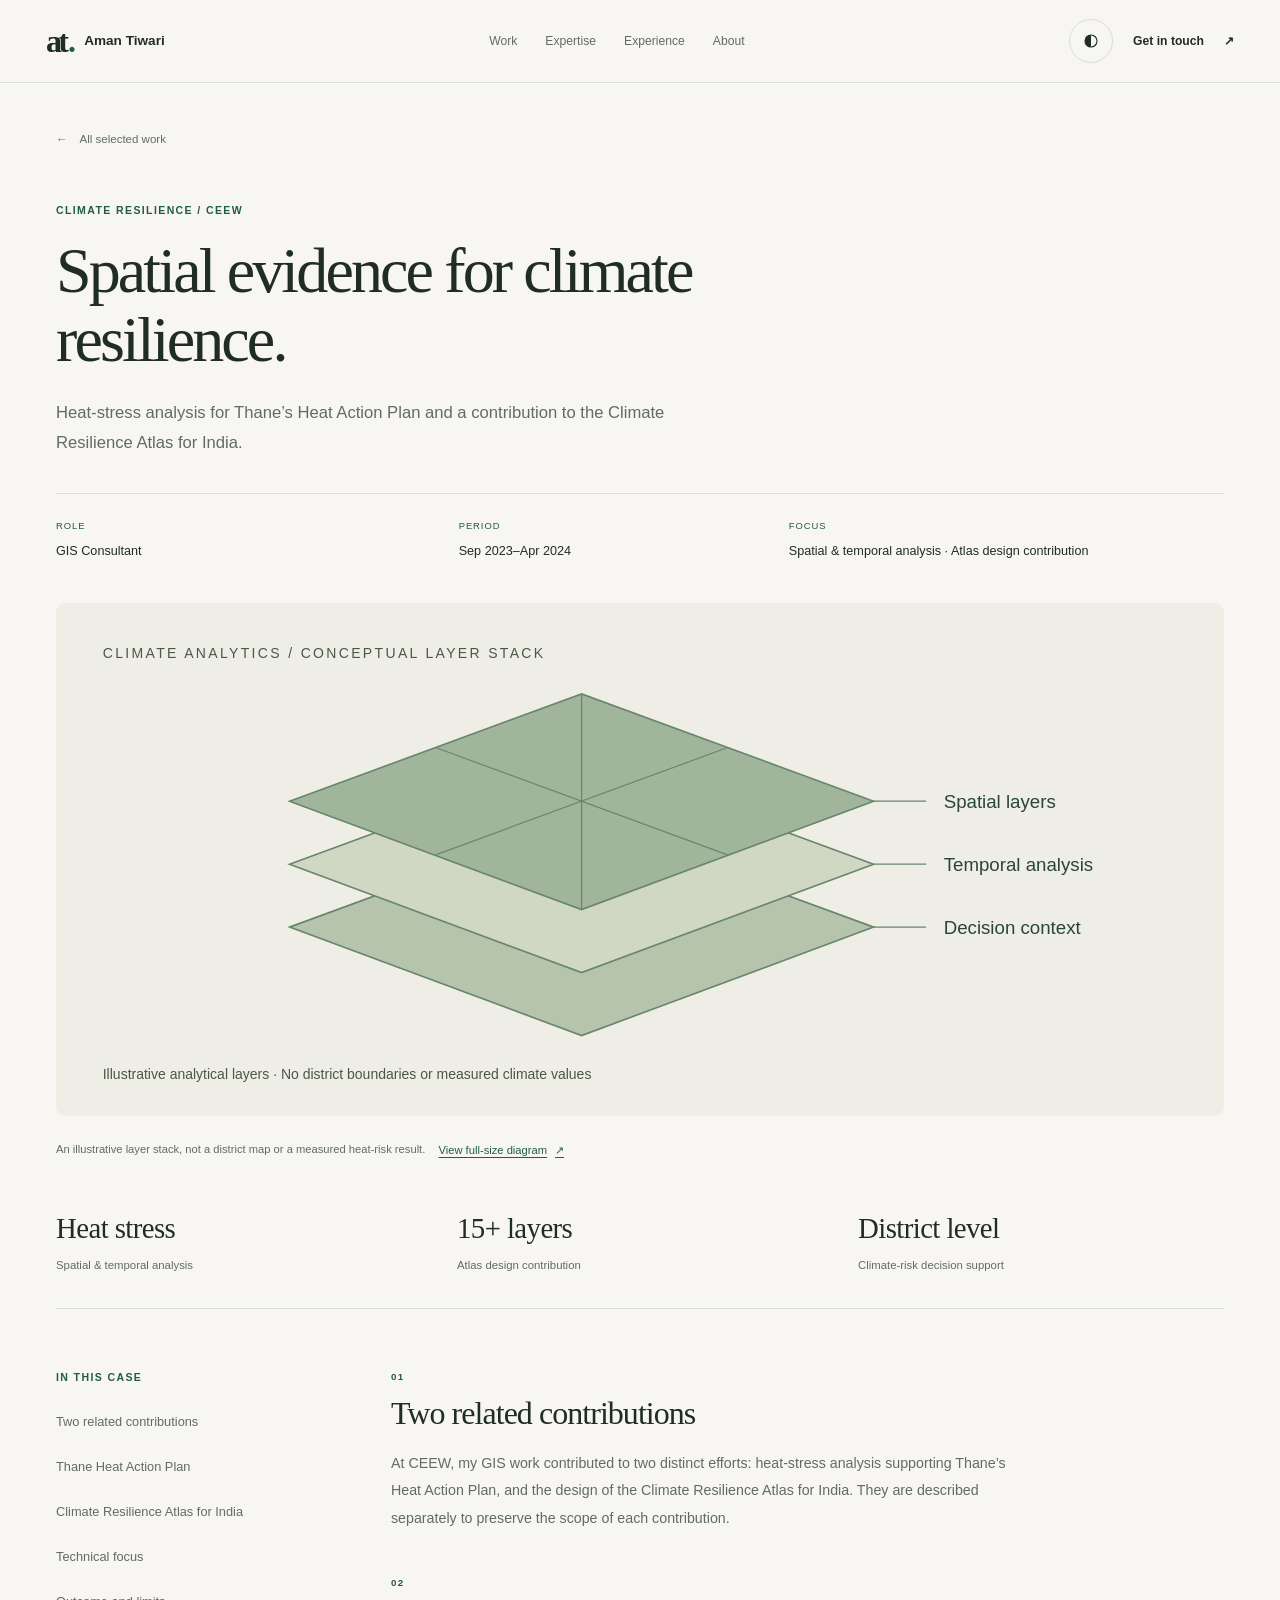
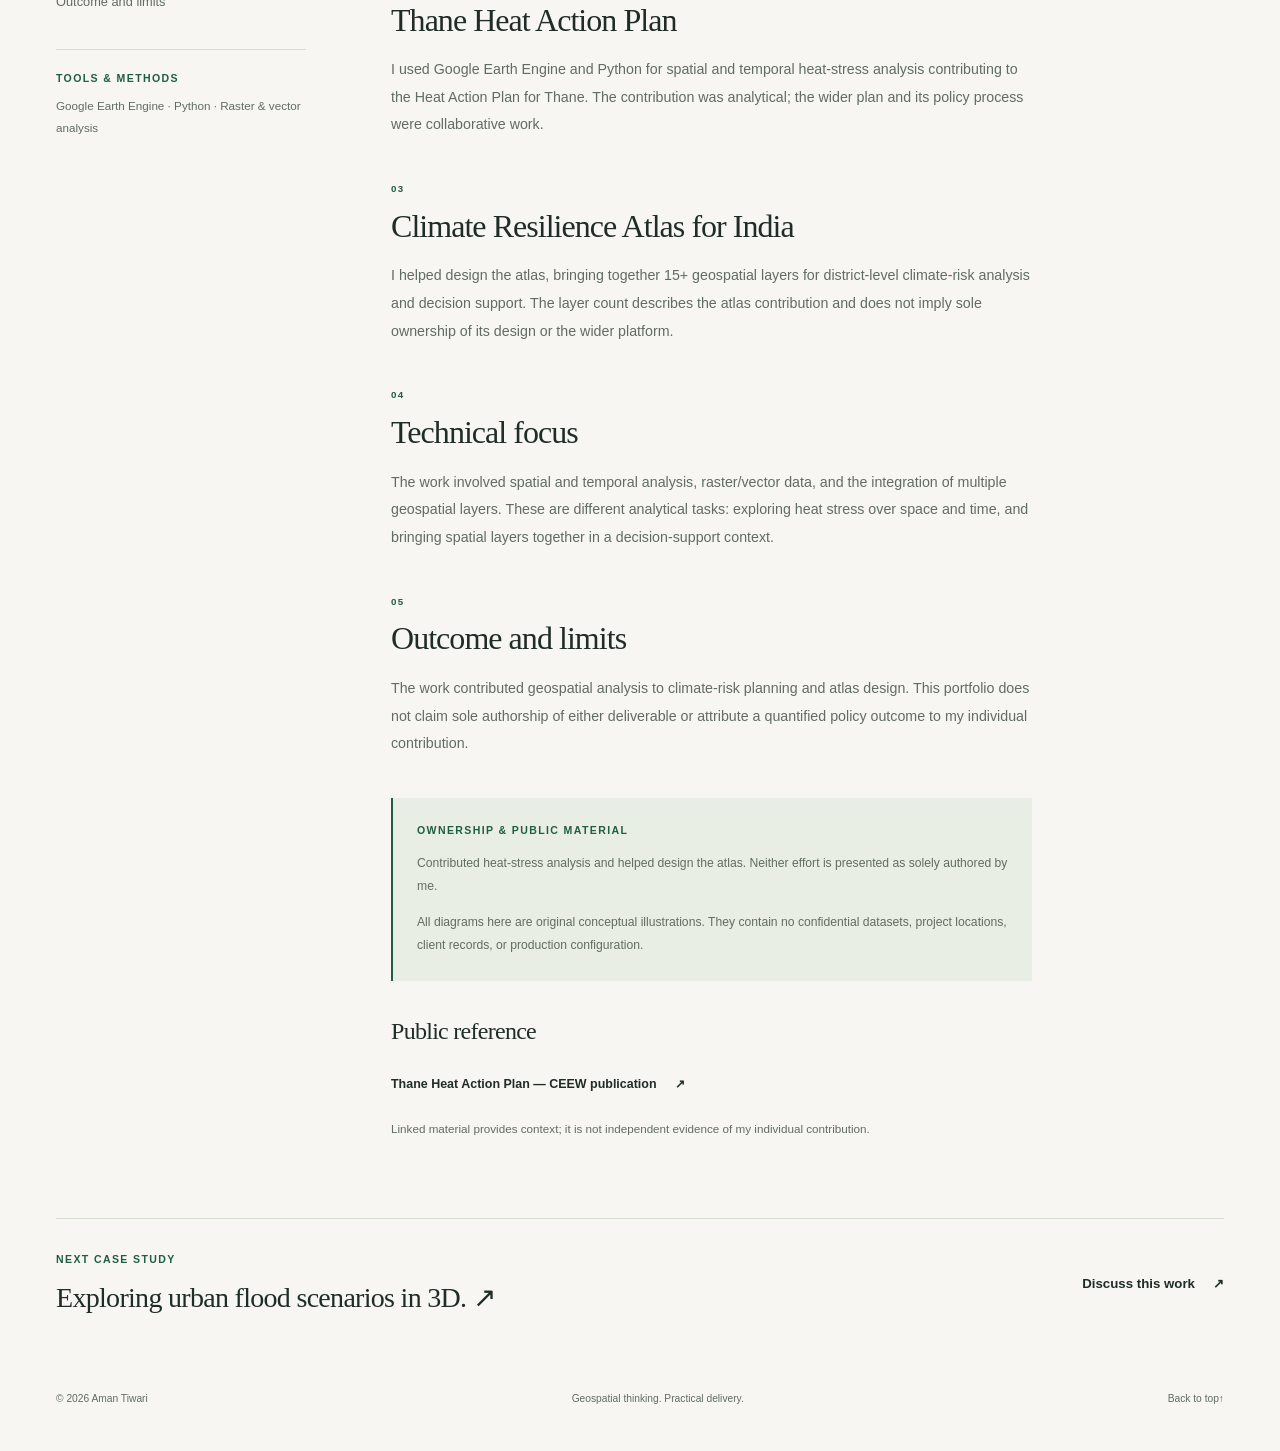
<file: case-studies/climate-resilience/index.html>
<!doctype html>
<html lang="en">
<head>
<meta charset="utf-8">
<meta name="viewport" content="width=device-width, initial-scale=1">
<title>Spatial evidence for climate resilience | Aman Tiwari</title>
<meta name="description" content="Heat-stress analysis for Thane’s Heat Action Plan and a contribution to the Climate Resilience Atlas for India.">
<meta name="theme-color" content="#f7f6f2">
<link rel="canonical" href="https://amantiwari-gt.github.io/aman-tiwari.github.io/case-studies/climate-resilience/">
<meta property="og:type" content="website">
<meta property="og:title" content="Spatial evidence for climate resilience | Aman Tiwari">
<meta property="og:description" content="Heat-stress analysis for Thane’s Heat Action Plan and a contribution to the Climate Resilience Atlas for India.">
<meta property="og:url" content="https://amantiwari-gt.github.io/aman-tiwari.github.io/case-studies/climate-resilience/">
<meta property="og:image" content="https://amantiwari-gt.github.io/aman-tiwari.github.io/assets/social-preview.png">
<meta property="og:image:width" content="1200">
<meta property="og:image:height" content="630">
<meta property="og:image:alt" content="Aman Tiwari — Geospatial solutions and technical consulting">
<meta name="twitter:card" content="summary_large_image">
<link rel="icon" href="../../assets/favicon.svg" type="image/svg+xml">
<script>try{const t=localStorage.getItem('portfolio-theme');if(t==='dark'||(t!=='light'&&matchMedia('(prefers-color-scheme: dark)').matches))document.documentElement.dataset.theme='dark'}catch(e){}</script>
<link rel="stylesheet" href="../../style.css">
<script src="../../script.js" defer>
</script>
</head>
<body><a class="skip-link" href="#main">Skip to content</a>
<header class="site-header" id="top">
<div class="nav-shell">
<a class="brand" href="../../index.html" aria-label="Aman Tiwari, home"><span class="brand-mark" aria-hidden="true">at<span>.</span></span><span>Aman Tiwari</span></a>
<button class="menu-toggle" aria-expanded="false" aria-controls="main-menu" hidden>Menu <span aria-hidden="true">+</span></button>
<nav id="main-menu" aria-label="Main navigation"><a href="../../index.html#work">Work</a><a href="../../index.html#expertise">Expertise</a><a href="../../index.html#experience">Experience</a><a href="../../index.html#about">About</a>
</nav>
<div class="nav-actions"><button class="theme-toggle" aria-label="Switch to dark theme" hidden><svg width="18" height="18" viewBox="0 0 24 24" fill="none" stroke="currentColor" stroke-width="1.5" aria-hidden="true"><circle cx="12" cy="12" r="8"/><path d="M12 4a8 8 0 0 0 0 16Z" fill="currentColor" stroke="none"/></svg></button><a class="nav-contact" href="../../index.html#contact">Get in touch <span aria-hidden="true">↗</span></a>
</div>
</div>
</header>
<main id="main" tabindex="-1">
<div class="wrap case-hero"><a class="back-link" href="../../index.html#work"><span aria-hidden="true">←</span> All selected work</a>
<p class="eyebrow">CLIMATE RESILIENCE / CEEW</p>
<h1>Spatial evidence for climate resilience.</h1>
<p class="case-intro">Heat-stress analysis for Thane’s Heat Action Plan and a contribution to the Climate Resilience Atlas for India.</p>
<dl class="case-facts">
<div>
<dt>ROLE</dt>
<dd>GIS Consultant</dd>
</div>
<div>
<dt>PERIOD</dt>
<dd>Sep 2023–Apr 2024</dd>
</div>
<div>
<dt>FOCUS</dt>
<dd>Spatial & temporal analysis · Atlas design contribution</dd>
</div>
</dl>
</div>
<figure class="case-figure wrap"><img src="../../assets/climate-workflow.svg" width="1000" height="440" alt="Conceptual stack of spatial layers representing spatial analysis, temporal analysis, and decision context.">
<figcaption>An illustrative layer stack, not a district map or a measured heat-risk result. <a class="figure-expand" href="../../assets/climate-workflow.svg" target="_blank" rel="noopener">View full-size diagram <span aria-hidden="true">↗</span></a>
</figcaption>
</figure>
<div class="wrap case-evidence">
<div><strong>Heat stress</strong>
<p>Spatial & temporal analysis</p>
</div>
<div><strong>15+ layers</strong>
<p>Atlas design contribution</p>
</div>
<div><strong>District level</strong>
<p>Climate-risk decision support</p>
</div>
</div>
<div class="wrap case-layout">
<aside class="case-sidebar">
<p class="eyebrow">IN THIS CASE</p>
<nav aria-label="Case study sections"><a href="#section-1">Two related contributions</a><a href="#section-2">Thane Heat Action Plan</a><a href="#section-3">Climate Resilience Atlas for India</a><a href="#section-4">Technical focus</a><a href="#section-5">Outcome and limits</a>
</nav>
<div class="sidebar-tools">
<p class="eyebrow">TOOLS &amp; METHODS</p>
<p>Google Earth Engine · Python · Raster & vector analysis</p>
</div>
</aside>
<div class="case-body">
<section id="section-1">
<p class="eyebrow">01</p>
<h2>Two related contributions</h2>
<p>At CEEW, my GIS work contributed to two distinct efforts: heat-stress analysis supporting Thane’s Heat Action Plan, and the design of the Climate Resilience Atlas for India. They are described separately to preserve the scope of each contribution.</p>
</section>
<section id="section-2">
<p class="eyebrow">02</p>
<h2>Thane Heat Action Plan</h2>
<p>I used Google Earth Engine and Python for spatial and temporal heat-stress analysis contributing to the Heat Action Plan for Thane. The contribution was analytical; the wider plan and its policy process were collaborative work.</p>
</section>
<section id="section-3">
<p class="eyebrow">03</p>
<h2>Climate Resilience Atlas for India</h2>
<p>I helped design the atlas, bringing together 15+ geospatial layers for district-level climate-risk analysis and decision support. The layer count describes the atlas contribution and does not imply sole ownership of its design or the wider platform.</p>
</section>
<section id="section-4">
<p class="eyebrow">04</p>
<h2>Technical focus</h2>
<p>The work involved spatial and temporal analysis, raster/vector data, and the integration of multiple geospatial layers. These are different analytical tasks: exploring heat stress over space and time, and bringing spatial layers together in a decision-support context.</p>
</section>
<section id="section-5">
<p class="eyebrow">05</p>
<h2>Outcome and limits</h2>
<p>The work contributed geospatial analysis to climate-risk planning and atlas design. This portfolio does not claim sole authorship of either deliverable or attribute a quantified policy outcome to my individual contribution.</p>
</section>
<div class="ownership-note">
<p class="eyebrow">OWNERSHIP &amp; PUBLIC MATERIAL</p>
<p>Contributed heat-stress analysis and helped design the atlas. Neither effort is presented as solely authored by me.</p>
<p>All diagrams here are original conceptual illustrations. They contain no confidential datasets, project locations, client records, or production configuration.</p>
</div>
<section class="references">
<h2>Public reference</h2><a class="text-link" href="https://www.ceew.in/publications/how-can-thane-city-tackle-heatwaves-risks-with-heat-action-plan" target="_blank" rel="noopener">Thane Heat Action Plan — CEEW publication <span aria-hidden="true">↗</span></a>
<p class="caption">Linked material provides context; it is not independent evidence of my individual contribution.</p>
</section>
</div>
</div>
<div class="wrap case-next">
<div>
<p class="eyebrow">NEXT CASE STUDY</p><a href="../3d-flood/">Exploring urban flood scenarios in 3D. <span aria-hidden="true">↗</span></a>
</div><a class="text-link" href="mailto:amantiwari.contact@gmail.com">Discuss this work <span aria-hidden="true">↗</span></a>
</div>
</main>
<footer class="site-footer wrap">
<p>© <span data-year>2026</span> Aman Tiwari</p>
<p>Geospatial thinking. Practical delivery.</p><a href="#top">Back to top <span aria-hidden="true">↑</span></a>
</footer>
</body>
</html>
</file>
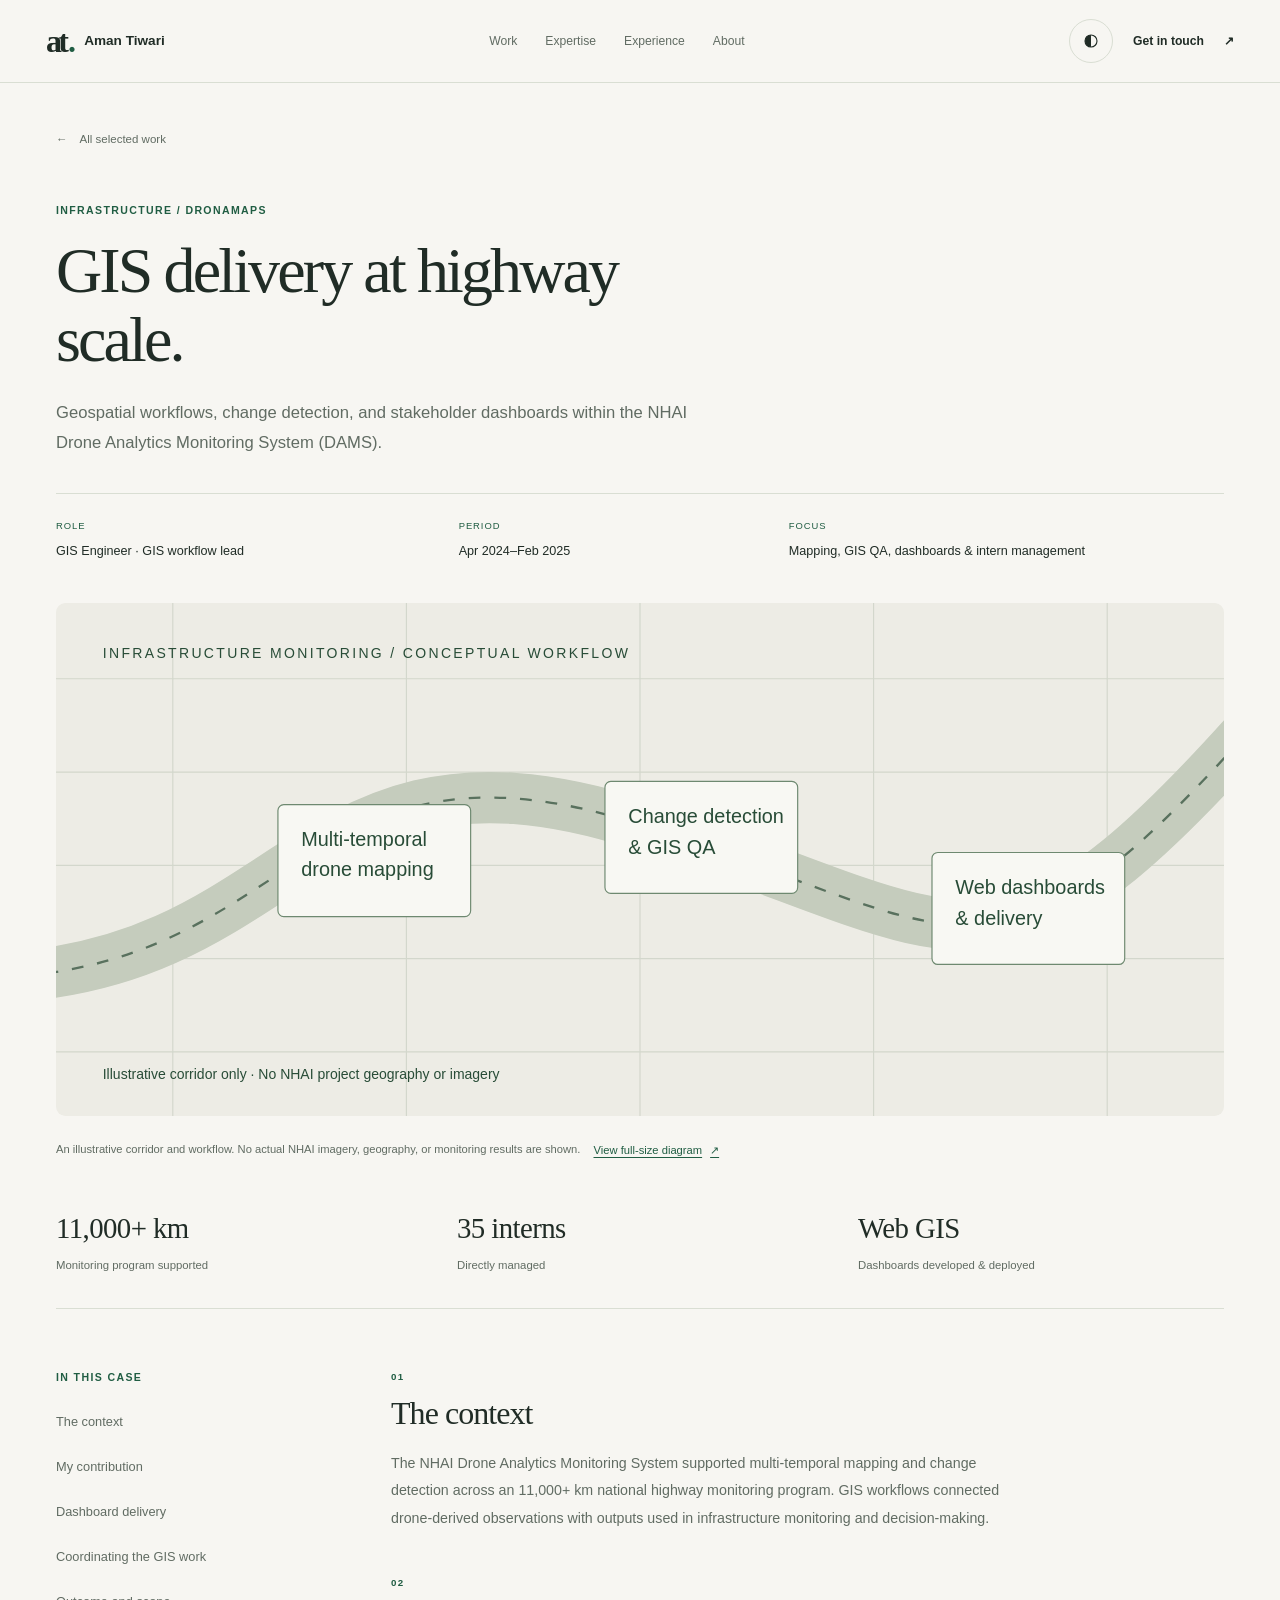
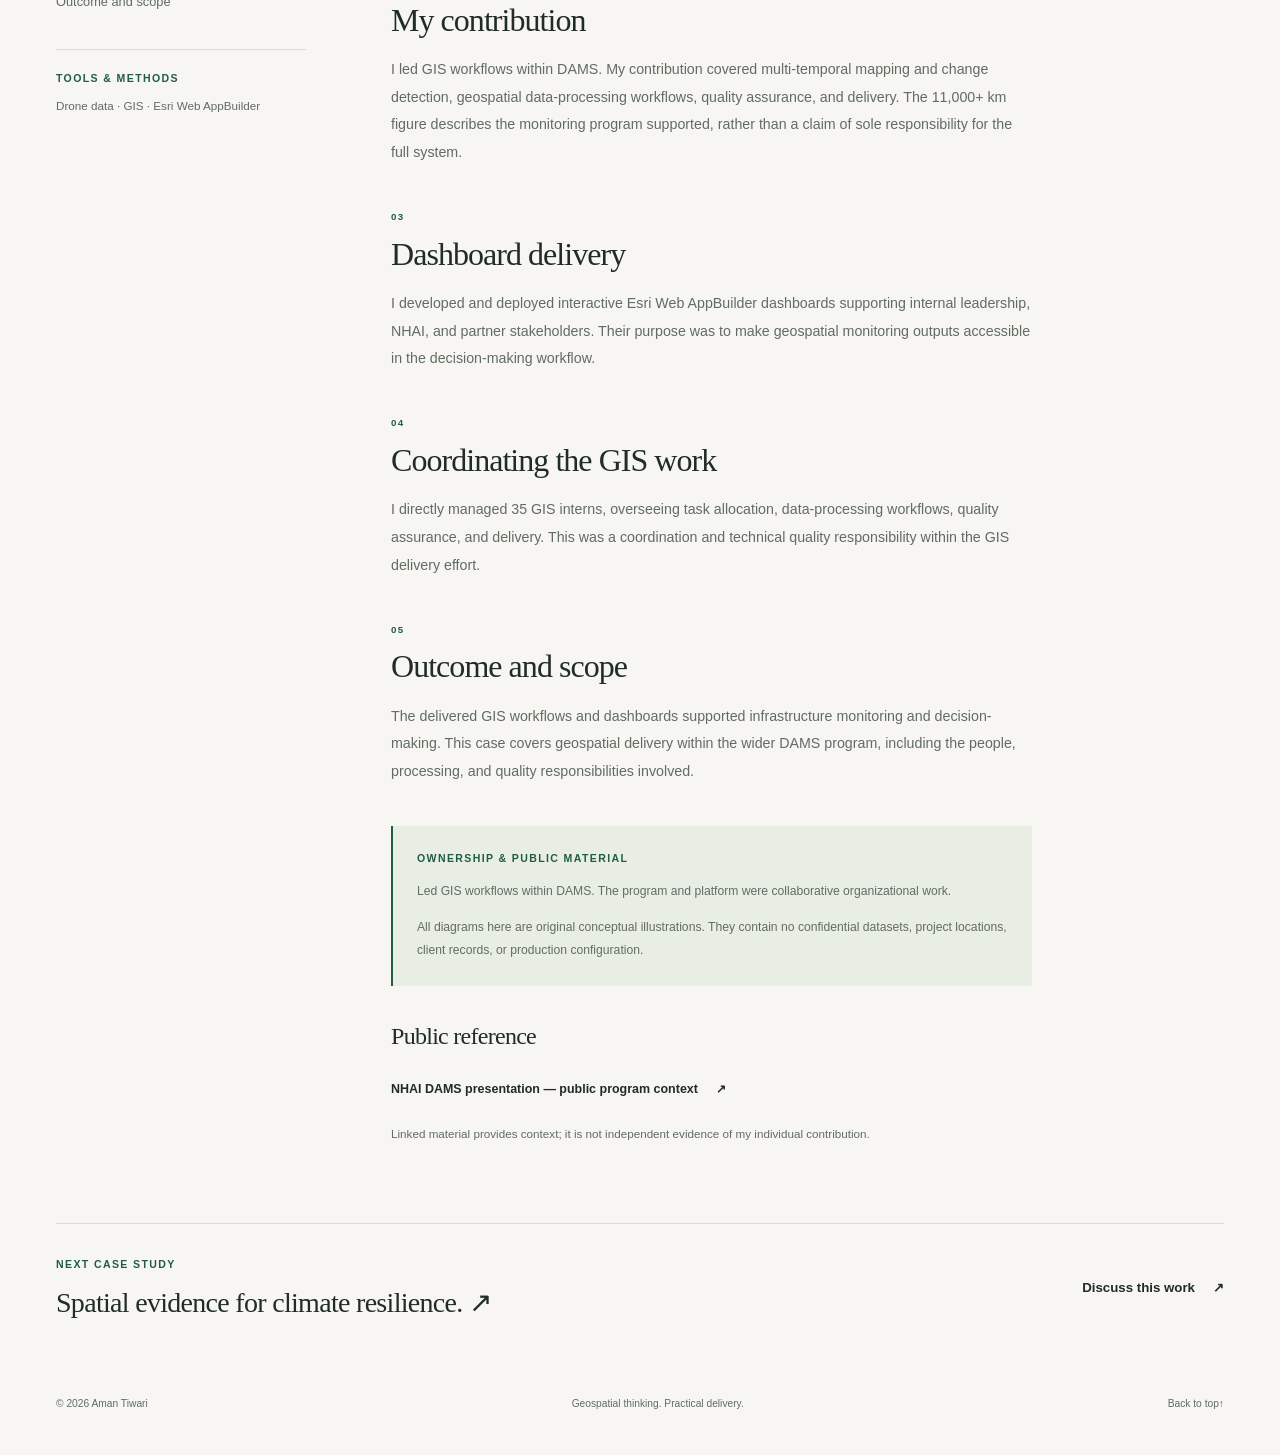
<file: case-studies/highway-monitoring/index.html>
<!doctype html>
<html lang="en">
<head>
<meta charset="utf-8">
<meta name="viewport" content="width=device-width, initial-scale=1">
<title>GIS delivery at highway scale | Aman Tiwari</title>
<meta name="description" content="Geospatial workflows, change detection, and stakeholder dashboards within the NHAI Drone Analytics Monitoring System (DAMS).">
<meta name="theme-color" content="#f7f6f2">
<link rel="canonical" href="https://amantiwari-gt.github.io/aman-tiwari.github.io/case-studies/highway-monitoring/">
<meta property="og:type" content="website">
<meta property="og:title" content="GIS delivery at highway scale | Aman Tiwari">
<meta property="og:description" content="Geospatial workflows, change detection, and stakeholder dashboards within the NHAI Drone Analytics Monitoring System (DAMS).">
<meta property="og:url" content="https://amantiwari-gt.github.io/aman-tiwari.github.io/case-studies/highway-monitoring/">
<meta property="og:image" content="https://amantiwari-gt.github.io/aman-tiwari.github.io/assets/social-preview.png">
<meta property="og:image:width" content="1200">
<meta property="og:image:height" content="630">
<meta property="og:image:alt" content="Aman Tiwari — Geospatial solutions and technical consulting">
<meta name="twitter:card" content="summary_large_image">
<link rel="icon" href="../../assets/favicon.svg" type="image/svg+xml">
<script>try{const t=localStorage.getItem('portfolio-theme');if(t==='dark'||(t!=='light'&&matchMedia('(prefers-color-scheme: dark)').matches))document.documentElement.dataset.theme='dark'}catch(e){}</script>
<link rel="stylesheet" href="../../style.css">
<script src="../../script.js" defer>
</script>
</head>
<body><a class="skip-link" href="#main">Skip to content</a>
<header class="site-header" id="top">
<div class="nav-shell">
<a class="brand" href="../../index.html" aria-label="Aman Tiwari, home"><span class="brand-mark" aria-hidden="true">at<span>.</span></span><span>Aman Tiwari</span></a>
<button class="menu-toggle" aria-expanded="false" aria-controls="main-menu" hidden>Menu <span aria-hidden="true">+</span></button>
<nav id="main-menu" aria-label="Main navigation"><a href="../../index.html#work">Work</a><a href="../../index.html#expertise">Expertise</a><a href="../../index.html#experience">Experience</a><a href="../../index.html#about">About</a>
</nav>
<div class="nav-actions"><button class="theme-toggle" aria-label="Switch to dark theme" hidden><svg width="18" height="18" viewBox="0 0 24 24" fill="none" stroke="currentColor" stroke-width="1.5" aria-hidden="true"><circle cx="12" cy="12" r="8"/><path d="M12 4a8 8 0 0 0 0 16Z" fill="currentColor" stroke="none"/></svg></button><a class="nav-contact" href="../../index.html#contact">Get in touch <span aria-hidden="true">↗</span></a>
</div>
</div>
</header>
<main id="main" tabindex="-1">
<div class="wrap case-hero"><a class="back-link" href="../../index.html#work"><span aria-hidden="true">←</span> All selected work</a>
<p class="eyebrow">INFRASTRUCTURE / DRONAMAPS</p>
<h1>GIS delivery at highway scale.</h1>
<p class="case-intro">Geospatial workflows, change detection, and stakeholder dashboards within the NHAI Drone Analytics Monitoring System (DAMS).</p>
<dl class="case-facts">
<div>
<dt>ROLE</dt>
<dd>GIS Engineer · GIS workflow lead</dd>
</div>
<div>
<dt>PERIOD</dt>
<dd>Apr 2024–Feb 2025</dd>
</div>
<div>
<dt>FOCUS</dt>
<dd>Mapping, GIS QA, dashboards & intern management</dd>
</div>
</dl>
</div>
<figure class="case-figure wrap"><img src="../../assets/highway-workflow.svg" width="1000" height="440" alt="Conceptual road corridor connecting multi-temporal drone mapping, GIS change detection, and dashboard delivery.">
<figcaption>An illustrative corridor and workflow. No actual NHAI imagery, geography, or monitoring results are shown. <a class="figure-expand" href="../../assets/highway-workflow.svg" target="_blank" rel="noopener">View full-size diagram <span aria-hidden="true">↗</span></a>
</figcaption>
</figure>
<div class="wrap case-evidence">
<div><strong>11,000+ km</strong>
<p>Monitoring program supported</p>
</div>
<div><strong>35 interns</strong>
<p>Directly managed</p>
</div>
<div><strong>Web GIS</strong>
<p>Dashboards developed & deployed</p>
</div>
</div>
<div class="wrap case-layout">
<aside class="case-sidebar">
<p class="eyebrow">IN THIS CASE</p>
<nav aria-label="Case study sections"><a href="#section-1">The context</a><a href="#section-2">My contribution</a><a href="#section-3">Dashboard delivery</a><a href="#section-4">Coordinating the GIS work</a><a href="#section-5">Outcome and scope</a>
</nav>
<div class="sidebar-tools">
<p class="eyebrow">TOOLS &amp; METHODS</p>
<p>Drone data · GIS · Esri Web AppBuilder</p>
</div>
</aside>
<div class="case-body">
<section id="section-1">
<p class="eyebrow">01</p>
<h2>The context</h2>
<p>The NHAI Drone Analytics Monitoring System supported multi-temporal mapping and change detection across an 11,000+ km national highway monitoring program. GIS workflows connected drone-derived observations with outputs used in infrastructure monitoring and decision-making.</p>
</section>
<section id="section-2">
<p class="eyebrow">02</p>
<h2>My contribution</h2>
<p>I led GIS workflows within DAMS. My contribution covered multi-temporal mapping and change detection, geospatial data-processing workflows, quality assurance, and delivery. The 11,000+ km figure describes the monitoring program supported, rather than a claim of sole responsibility for the full system.</p>
</section>
<section id="section-3">
<p class="eyebrow">03</p>
<h2>Dashboard delivery</h2>
<p>I developed and deployed interactive Esri Web AppBuilder dashboards supporting internal leadership, NHAI, and partner stakeholders. Their purpose was to make geospatial monitoring outputs accessible in the decision-making workflow.</p>
</section>
<section id="section-4">
<p class="eyebrow">04</p>
<h2>Coordinating the GIS work</h2>
<p>I directly managed 35 GIS interns, overseeing task allocation, data-processing workflows, quality assurance, and delivery. This was a coordination and technical quality responsibility within the GIS delivery effort.</p>
</section>
<section id="section-5">
<p class="eyebrow">05</p>
<h2>Outcome and scope</h2>
<p>The delivered GIS workflows and dashboards supported infrastructure monitoring and decision-making. This case covers geospatial delivery within the wider DAMS program, including the people, processing, and quality responsibilities involved.</p>
</section>
<div class="ownership-note">
<p class="eyebrow">OWNERSHIP &amp; PUBLIC MATERIAL</p>
<p>Led GIS workflows within DAMS. The program and platform were collaborative organizational work.</p>
<p>All diagrams here are original conceptual illustrations. They contain no confidential datasets, project locations, client records, or production configuration.</p>
</div>
<section class="references">
<h2>Public reference</h2><a class="text-link" href="https://nceg.gov.in/assets/pdf/Shri_Deepak_Saxena_CGM_(IT)_NHAI.pdf" target="_blank" rel="noopener">NHAI DAMS presentation — public program context <span aria-hidden="true">↗</span></a>
<p class="caption">Linked material provides context; it is not independent evidence of my individual contribution.</p>
</section>
</div>
</div>
<div class="wrap case-next">
<div>
<p class="eyebrow">NEXT CASE STUDY</p><a href="../climate-resilience/">Spatial evidence for climate resilience. <span aria-hidden="true">↗</span></a>
</div><a class="text-link" href="mailto:amantiwari.contact@gmail.com">Discuss this work <span aria-hidden="true">↗</span></a>
</div>
</main>
<footer class="site-footer wrap">
<p>© <span data-year>2026</span> Aman Tiwari</p>
<p>Geospatial thinking. Practical delivery.</p><a href="#top">Back to top <span aria-hidden="true">↑</span></a>
</footer>
</body>
</html>
</file>
<file: style.css>
/* Shared design system. Content remains readable without JavaScript. */
:root {
  color-scheme:light;
  --bg:#f7f6f2;
  --surface:#fffefa;
  --ink:#202c26;
  --muted:#616c63;
  --accent:#205d43;
  --soft:#e9eee4;
  --line:#d9ded3;
  --serif:Georgia,'Times New Roman',serif;
  --sans:Inter,'Segoe UI',Arial,sans-serif;
  --max:1240px
}
:root[data-theme=dark] {
  color-scheme:dark;
  --bg:#141d18;
  --surface:#1c2820;
  --ink:#edf0e8;
  --muted:#b0b9ae;
  --accent:#a8d2ad;
  --soft:#25372a;
  --line:#3c4a3e
}
* {
  box-sizing:border-box
}
html {
  scroll-padding-top:100px
}
body {
  margin:0;
  background:var(--bg);
  color:var(--ink);
  font-family:var(--sans);
  font-size:16px;
  line-height:1.7;
  -webkit-font-smoothing:antialiased
}
h1,h2,h3,p,figure,dl {
  margin:0
}
h1,h2,h3 {
  font-weight:400
}
h1,h2 {
  font-family:var(--serif);
  letter-spacing:-.045em;
  line-height:1.08
}
h1 {
  font-size:clamp(2.8rem,5.2vw,4.9rem)
}
h2 {
  font-size:clamp(2.1rem,3.7vw,3.35rem)
}
h3 {
  font-family:var(--serif);
  font-size:1.55rem;
  line-height:1.24;
  letter-spacing:-.025em
}
a {
  color:inherit;
  text-decoration:none
}
button {
  font:inherit;
  color:inherit
}
a,button,summary {
  -webkit-tap-highlight-color:transparent
}
a:focus-visible,button:focus-visible,summary:focus-visible {
  outline:3px solid var(--accent);
  outline-offset:5px;
  border-radius:3px
}
img {
  max-width:100%;
  height:auto;
  display:block
}
button {
  cursor:pointer
}
button[hidden] {
  display:none
}
.wrap {
  width:min(calc(100% - 112px),var(--max));
  margin-inline:auto
}
.skip-link {
  position:fixed;
  top:12px;
  left:12px;
  transform:translateY(-160%);
  z-index:100;
  padding:12px 20px;
  background:var(--ink);
  color:var(--bg)
}
.skip-link:focus {
  transform:none
}
.eyebrow {
  font-size:.66rem;
  font-weight:600;
  letter-spacing:.13em;
  line-height:1.6;
  text-transform:uppercase;
  color:var(--accent)
}
.caption {
  font-size:.73rem;
  line-height:1.65;
  color:var(--muted)
}
.text-link {
  font-size:.83rem;
  font-weight:600;
  display:inline-flex;
  gap:18px;
  align-items:center;
  min-height:44px
}
.text-link:hover {
  text-decoration:underline;
  text-underline-offset:5px
}
.button {
  display:inline-flex;
  align-items:center;
  justify-content:center;
  gap:28px;
  padding:13px 20px;
  min-height:49px;
  font-size:.81rem;
  font-weight:600;
  border:1px solid var(--line);
  border-radius:4px;
  line-height:1.5
}
.button.primary {
  background:var(--accent);
  border-color:var(--accent);
  color:var(--bg)
}
.button:hover {
  filter:brightness(.93)
}
.button-row {
  display:flex;
  align-items:center;
  flex-wrap:wrap;
  gap:14px 26px
}
.status-dot {
  display:inline-block;
  height:6px;
  width:6px;
  background:var(--accent);
  border-radius:50%;
  vertical-align:middle;
  margin-right:8px
}
/* Navigation */
.menu-toggle {
  display:none
}
.site-header {
  position:sticky;
  top:0;
  z-index:40;
  background:var(--bg);
  border-bottom:1px solid var(--line)
}
.nav-shell {
  max-width:1440px;
  margin:auto;
  padding:19px 46px;
  display:flex;
  align-items:center;
  justify-content:space-between;
  gap:24px
}
.brand {
  display:flex;
  align-items:center;
  gap:12px;
  font-size:.85rem;
  font-weight:600;
  white-space:nowrap
}
.brand-mark {
  font-family:var(--serif);
  font-size:2rem;
  letter-spacing:-.12em;
  line-height:1
}
.brand-mark span {
  color:var(--accent);
  margin-left:3px
}
.site-header nav {
  display:flex;
  align-items:center;
  gap:28px
}
.site-header nav a {
  font-size:.76rem;
  min-height:44px;
  display:flex;
  align-items:center;
  color:var(--muted)
}
.site-header nav a:hover {
  color:var(--accent)
}
.nav-actions {
  display:flex;
  align-items:center;
  gap:20px
}
.nav-contact {
  font-size:.76rem;
  display:inline-flex;
  align-items:center;
  gap:20px;
  min-height:44px;
  font-weight:600
}
.theme-toggle {
  background:transparent;
  border:1px solid var(--line);
  border-radius:50%;
  height:44px;
  width:44px;
  display:grid;
  place-items:center;
  padding:0
}
.theme-toggle:hover {
  background:var(--soft)
}
.menu-toggle {
  background:none;
  border:0;
  padding:10px 0;
  min-height:44px;
  font-size:.78rem
}
.menu-toggle span {
  margin-left:6px
}
/* First screen */
.hero {
  display:grid;
  grid-template-columns:1.18fr 1fr;
  gap:65px;
  align-items:center;
  padding-block:76px 68px
}
.hero .eyebrow {
  font-size:.61rem;
  letter-spacing:.09em;
  margin-bottom:23px
}
.hero h1 {
  margin-bottom:26px
}
.hero h1 em {
  font-style:italic;
  color:var(--accent)
}
.hero-intro {
  font-size:1rem;
  line-height:1.75;
  max-width:53ch
}
.hero-role {
  font-size:.82rem;
  line-height:1.8;
  color:var(--muted);
  margin-top:18px;
  max-width:58ch
}
.hero-role strong {
  color:var(--ink);
  font-weight:600
}
.hero .button-row {
  margin-top:30px
}
.hero .text-link {
  font-size:.75rem
}
.hero-location {
  display:flex;
  align-items:center;
  gap:7px;
  font-size:.66rem;
  color:var(--muted);
  margin-top:30px
}
.hero-location>span:last-child {
  border-left:1px solid var(--line);
  margin-left:10px;
  padding-left:16px
}
.hero-figure {
  border:1px solid var(--line);
  background:var(--soft);
  padding:12px;
  border-radius:5px;
  transform:none
}
.figure-top {
  display:flex;
  justify-content:space-between;
  align-items:center;
  font-size:.56rem;
  letter-spacing:.1em;
  padding:3px 3px 12px;
  color:var(--muted)
}
.hero-figure img {
  border-radius:2px;
  width:100%
}
.hero-figure figcaption {
  display:flex;
  align-items:center;
  justify-content:space-between;
  gap:12px;
  padding:12px 3px 2px;
  font-size:.58rem;
  color:var(--muted)
}
.proof-strip {
  border-top:1px solid var(--line);
  border-bottom:1px solid var(--line);
  padding-block:24px;
  display:grid;
  grid-template-columns:repeat(3,minmax(0,1fr));
  gap:30px
}
.proof-strip>div+div {
  padding-left:35px;
  border-left:1px solid var(--line)
}
.proof-strip strong {
  font-family:var(--serif);
  font-weight:400;
  font-size:1.8rem;
  line-height:1.3;
  letter-spacing:-.025em
}
.proof-strip p {
  font-size:.72rem;
  color:var(--muted);
  margin-top:3px
}
/* Selected work */
.work-section {
  padding-block:88px
}
.section-heading {
  display:flex;
  align-items:flex-end;
  justify-content:space-between;
  gap:36px;
  margin-bottom:38px
}
.section-heading .eyebrow {
  margin-bottom:14px
}
.section-heading>p {
  max-width:32ch;
  color:var(--muted);
  font-size:.83rem;
  line-height:1.8
}
.flagship {
  display:grid;
  grid-template-columns:1fr 1.1fr;
  border:1px solid var(--line);
  border-radius:5px;
  overflow:hidden;
  background:var(--surface)
}
.flagship-copy {
  padding:36px
}
.flagship-copy .eyebrow {
  font-size:.57rem;
  letter-spacing:.09em
}
.flagship h3 {
  font-size:clamp(1.8rem,3vw,2.5rem);
  margin:17px 0 19px;
  max-width:21ch
}
.flagship-copy>p:not(.eyebrow):not(.stack) {
  font-size:.9rem;
  color:var(--muted);
  line-height:1.85
}
.role-note {
  margin-block:24px 17px;
  border-left:2px solid var(--accent);
  padding-left:14px
}
.role-note>span {
  font-size:.58rem;
  font-weight:600;
  letter-spacing:.14em;
  color:var(--accent)
}
.role-note p {
  font-size:.74rem;
  line-height:1.8;
  margin-top:3px
}
.stack {
  font-size:.66rem;
  color:var(--muted)
}
.flagship .button {
  margin-top:24px
}
.flagship-visual {
  padding:28px 25px 25px;
  background:var(--soft);
  display:flex;
  flex-direction:column;
  justify-content:center;
  gap:24px
}
.flagship-visual>img {
  width:100%;
  border-radius:4px
}
.visual-note {
  display:flex;
  align-items:flex-start;
  gap:15px
}
.mini-index {
  font-family:var(--serif);
  font-size:1.5rem;
  color:var(--accent);
  line-height:1.3
}
.visual-note p {
  font-size:.72rem;
  line-height:1.9
}
.visual-note strong {
  font-weight:600
}
.flagship-visual .caption {
  font-size:.62rem
}
.project-grid {
  display:grid;
  grid-template-columns:repeat(2,minmax(0,1fr));
  gap:26px;
  margin-top:28px
}
.project-card {
  border:1px solid var(--line);
  border-radius:5px;
  background:var(--surface);
  overflow:hidden
}
.project-image {
  display:block;
  overflow:hidden;
  background:var(--soft)
}
.project-image img {
  width:100%;
  transition:transform .3s
}
.project-image:hover img {
  transform:scale(1.025)
}
.project-image:focus-visible {
  outline-offset:-4px
}
.project-content {
  padding:28px
}
.project-content .eyebrow {
  font-size:.57rem;
  letter-spacing:.08em
}
.project-content h3 {
  font-size:1.65rem;
  margin-block:12px 14px
}
.project-content h3 a {
  display:flex;
  justify-content:space-between;
  gap:18px
}
.project-content h3 a:hover {
  color:var(--accent)
}
.project-content h3 span {
  font-family:var(--sans);
  font-size:1rem
}
.project-content>p:not(.eyebrow) {
  font-size:.9rem;
  color:var(--muted)
}
.project-content .project-role {
  font-size:.66rem!important;
  margin-top:22px;
  padding-top:16px;
  border-top:1px solid var(--line)
}
.academic-link {
  display:grid;
  grid-template-columns:1fr 1.65fr auto;
  align-items:center;
  gap:26px;
  padding:26px 0;
  margin-top:10px;
  border-bottom:1px solid var(--line)
}
.academic-label {
  font-size:.58rem;
  letter-spacing:.11em;
  color:var(--accent)
}
.academic-label>span {
  display:block;
  font-size:.55rem;
  letter-spacing:.06em;
  color:var(--muted);
  margin-top:4px
}
.academic-link>span:nth-child(2) {
  font-family:var(--serif);
  font-size:1.35rem;
  letter-spacing:-.02em
}
.academic-link:hover {
  color:var(--accent)
}
/* Capabilities */
.expertise-section {
  background:var(--soft);
  border-block:1px solid var(--line);
  padding-block:78px
}
.expertise-grid {
  display:grid;
  grid-template-columns:repeat(3,minmax(0,1fr));
  gap:37px;
  margin-top:50px
}
.expertise-grid article {
  border-top:1px solid var(--line);
  padding-top:21px;
  display:flex;
  flex-direction:column;
  align-items:flex-start
}
.expertise-number {
  font-size:.64rem;
  color:var(--muted);
  font-family:var(--sans)
}
.expertise-grid h3 {
  font-size:1.5rem;
  margin-block:18px 15px
}
.expertise-grid article>p {
  font-size:.88rem;
  color:var(--muted)
}
.expertise-grid .tools {
  font-size:.66rem;
  margin-block:22px 13px;
  margin-top:auto;
  padding-top:22px;
  color:var(--accent)
}
.expertise-grid .text-link {
  font-size:.71rem;
  gap:14px
}
.technical-toolbox {
  display:flex;
  gap:30px;
  align-items:flex-start;
  border-top:1px solid var(--line);
  padding-top:25px;
  margin-top:44px
}
.technical-toolbox .eyebrow {
  white-space:nowrap;
  font-size:.57rem;
  margin-top:4px
}
.technical-toolbox>p:last-child {
  font-size:.71rem;
  line-height:1.9;
  color:var(--muted)
}
/* Career and about */
.experience-section {
  padding-block:88px
}
.experience-list {
  border-top:1px solid var(--line)
}
.experience-row {
  display:grid;
  grid-template-columns:.5fr 1fr;
  gap:40px;
  padding-block:32px;
  border-bottom:1px solid var(--line)
}
.experience-date {
  font-size:.64rem;
  color:var(--muted);
  letter-spacing:.035em;
  padding-top:5px
}
.current-label {
  display:block;
  margin-top:10px;
  font-size:.55rem;
  color:var(--accent);
  letter-spacing:.09em
}
.experience-row h3 {
  font-size:1.6rem
}
.organization {
  font-size:.77rem;
  color:var(--accent);
  margin-top:5px
}
.experience-row div>p:not(.organization) {
  max-width:75ch;
  font-size:.88rem;
  color:var(--muted);
  margin-block:13px 9px
}
.experience-row .text-link {
  font-size:.68rem
}
.earlier-experience {
  border-bottom:1px solid var(--line)
}
.earlier-experience summary {
  list-style:none;
  cursor:pointer;
  display:flex;
  align-items:center;
  gap:25px;
  padding-block:23px;
  font-size:.8rem;
  font-weight:600
}
.earlier-experience summary::-webkit-details-marker {
  display:none
}
.earlier-experience summary span {
  font-size:.66rem;
  color:var(--muted);
  font-weight:400
}
.earlier-experience summary span:last-child {
  margin-left:auto;
  font-size:1.2rem;
  color:var(--accent)
}
.earlier-experience>div {
  display:grid;
  grid-template-columns:repeat(3,minmax(0,1fr));
  gap:30px;
  padding-bottom:30px
}
.earlier-experience>div>p {
  font-size:.73rem;
  color:var(--muted)
}
.earlier-experience strong {
  color:var(--ink);
  display:block;
  font-size:.75rem;
  font-weight:600
}
.earlier-experience>div span {
  display:block;
  font-size:.65rem;
  margin-block:4px 10px
}
.about-section {
  display:grid;
  grid-template-columns:1fr 1.6fr;
  gap:80px;
  padding-block:20px 90px
}
.about-section .eyebrow {
  margin-bottom:16px
}
.about-section h2 {
  font-size:2.6rem
}
.about-copy>p {
  font-size:.94rem;
  color:var(--muted);
  margin-bottom:20px
}
.about-copy .about-lead {
  font-family:var(--serif);
  font-size:1.55rem;
  color:var(--ink);
  line-height:1.45;
  letter-spacing:-.02em
}
.education {
  padding-top:27px;
  margin-top:30px;
  border-top:1px solid var(--line)
}
.education h3 {
  font-family:var(--sans);
  font-size:.8rem;
  font-weight:600;
  letter-spacing:0
}
.education>p:not(.eyebrow) {
  font-size:.74rem;
  color:var(--muted);
  margin:7px 0 20px
}
/* Contact */
.contact {
  background:var(--accent);
  color:var(--bg);
  border-radius:5px;
  display:grid;
  grid-template-columns:1.25fr 1fr;
  gap:70px;
  padding:45px;
  margin-bottom:65px
}
.contact .eyebrow {
  color:inherit;
  opacity:.85;
  margin-bottom:18px
}
.contact h2 {
  font-size:2.7rem
}
.contact>div>p:not(.eyebrow) {
  font-size:.79rem;
  line-height:1.9;
  max-width:45ch;
  margin-top:22px;
  opacity:.9
}
.contact-links {
  display:flex;
  flex-direction:column;
  justify-content:center
}
.contact-links a {
  padding-block:17px;
  border-bottom:1px solid currentColor;
  font-size:.85rem
}
.contact-links a:first-child {
  padding-top:0
}
.contact-links a:last-child {
  border:0
}
.contact-links a>span:first-child {
  float:right
}
.contact-links a>span:last-child {
  display:block;
  font-size:.67rem;
  opacity:.85;
  margin-top:3px
}
.contact a:focus-visible {
  outline-color:currentColor
}
.contact-links a:hover {
  text-decoration:underline;
  text-underline-offset:5px
}
.site-footer {
  display:flex;
  align-items:center;
  justify-content:space-between;
  gap:20px;
  padding-bottom:30px;
  font-size:.64rem;
  color:var(--muted)
}
.site-footer a {
  min-height:44px;
  display:flex;
  align-items:center
}
/* Case study pages */
.case-hero {
  padding-block:35px 40px
}
.back-link {
  font-size:.72rem;
  color:var(--muted);
  display:inline-flex;
  gap:12px;
  align-items:center;
  min-height:44px;
  margin-bottom:40px
}
.back-link:hover {
  color:var(--accent)
}
.case-hero>.eyebrow {
  margin-bottom:17px
}
.case-hero h1 {
  max-width:21ch;
  font-size:clamp(2.8rem,5vw,4.65rem)
}
.case-intro {
  font-size:1.04rem;
  max-width:70ch;
  color:var(--muted);
  margin-top:24px;
  line-height:1.8
}
.case-facts {
  display:grid;
  grid-template-columns:1fr .8fr 1.2fr;
  gap:40px;
  border-top:1px solid var(--line);
  padding-top:24px;
  margin-top:35px
}
.case-facts dt {
  font-size:.59rem;
  color:var(--accent);
  letter-spacing:.1em;
  margin-bottom:7px
}
.case-facts dd {
  margin:0;
  font-size:.79rem
}
.case-figure img {
  width:100%;
  border-radius:5px
}
.case-figure figcaption {
  font-size:.7rem;
  color:var(--muted);
  margin-top:12px
}
.case-evidence {
  display:grid;
  grid-template-columns:repeat(3,minmax(0,1fr));
  gap:35px;
  padding-block:32px;
  border-bottom:1px solid var(--line)
}
.case-evidence strong {
  font-family:var(--serif);
  font-size:1.8rem;
  font-weight:400;
  letter-spacing:-.02em
}
.case-evidence p {
  font-size:.71rem;
  color:var(--muted);
  margin-top:3px
}
.case-layout {
  display:grid;
  grid-template-columns:250px 1fr;
  gap:85px;
  padding-block:60px 80px
}
.case-sidebar {
  align-self:start;
  position:sticky;
  top:118px
}
.case-sidebar nav {
  display:flex;
  flex-direction:column;
  margin-top:16px;
  gap:5px
}
.case-sidebar nav a {
  min-height:40px;
  display:flex;
  align-items:center;
  font-size:.8rem;
  line-height:1.5;
  color:var(--muted);
  padding-block:8px
}
.case-sidebar nav a:hover {
  color:var(--accent);
  text-decoration:underline;
  text-underline-offset:4px
}
.sidebar-tools {
  border-top:1px solid var(--line);
  margin-top:27px;
  padding-top:20px
}
.sidebar-tools>p:last-child {
  font-size:.73rem;
  color:var(--muted);
  margin-top:9px;
  line-height:1.85
}
.case-body {
  max-width:72ch
}
.case-body section+section {
  margin-top:42px
}
.case-body section>.eyebrow {
  font-size:.61rem;
  margin-bottom:10px
}
.case-body h2 {
  font-size:2rem;
  line-height:1.2;
  letter-spacing:-.03em;
  margin-bottom:17px
}
.case-body section>p:not(.eyebrow):not(.caption) {
  font-size:.89rem;
  line-height:1.95;
  color:var(--muted)
}
.ownership-note {
  background:var(--soft);
  border-left:2px solid var(--accent);
  padding:24px;
  margin-top:40px
}
.ownership-note>p:not(.eyebrow) {
  font-size:.76rem;
  line-height:1.9;
  margin-top:13px;
  color:var(--muted)
}
.case-body .references {
  margin-top:36px
}
.references h2 {
  font-size:1.5rem
}
.references .text-link {
  font-size:.78rem;
  max-width:100%;
  overflow-wrap:anywhere
}
.references .caption {
  margin-top:12px
}
.case-next {
  display:flex;
  align-items:center;
  justify-content:space-between;
  gap:40px;
  padding-block:32px 60px;
  border-top:1px solid var(--line)
}
.case-next>div>a {
  font-family:var(--serif);
  font-size:1.75rem;
  line-height:1.3;
  letter-spacing:-.025em;
  display:block;
  margin-top:12px
}
.case-next>div>a:hover {
  color:var(--accent)
}
.not-found {
  min-height:75vh;
  padding-block:100px
}
.not-found h1 {
  margin-block:24px
}
.not-found p {
  margin-bottom:24px
}
/* Responsive layouts;
no fixed card minimums. */
@media(min-width:1500px) {
  .hero {
    padding-block:94px 80px
  }
}
@media(max-width:1120px) {
  .wrap {
    width:calc(100% - 72px)
  }
  .nav-shell {
    padding-inline:36px;
    gap:18px
  }
  .site-header nav {
    gap:20px
  }
  .nav-actions {
    gap:13px
  }
  .hero {
    gap:35px;
    padding-block:60px
  }
  .hero h1 {
    font-size:3.65rem
  }
  .hero .button-row {
    gap:12px
  }
  .hero .button {
    font-size:.74rem;
    gap:16px;
    padding-inline:16px
  }
  .hero-location {
    flex-wrap:wrap;
    row-gap:9px
  }
  .flagship-copy {
    padding:29px
  }
  .flagship-visual {
    padding:22px 18px
  }
  .about-section {
    gap:45px
  }
  .case-layout {
    grid-template-columns:210px 1fr;
    gap:50px
  }
  .contact {
    gap:40px;
    padding:36px
  }
}
@media(max-width:900px) {
  .brand>span:last-child {
    font-size:.77rem
  }
  .site-header nav {
    gap:17px
  }
  .nav-contact {
    font-size:.7rem;
    gap:10px
  }
  .hero {
    gap:28px
  }
  .hero h1 {
    font-size:3rem
  }
  .hero .eyebrow {
    font-size:.55rem
  }
  .hero-intro {
    font-size:.89rem
  }
  .hero-role {
    font-size:.75rem
  }
  .hero-location>span:last-child {
    border:0;
    padding-left:0;
    margin-left:0;
    flex-basis:100%
  }
  .proof-strip strong {
    font-size:1.5rem
  }
  .proof-strip p {
    font-size:.65rem
  }
  .flagship {
    grid-template-columns:1fr 1fr
  }
  .flagship h3 {
    font-size:2rem
  }
  .flagship-visual>img {
    min-height:200px;
    object-fit:contain;
    background:#173f30
  }
  .expertise-grid {
    gap:24px
  }
  .expertise-grid h3 {
    font-size:1.3rem
  }
  .contact h2 {
    font-size:2.2rem
  }
  .contact-links a {
    font-size:.8rem
  }
  .contact-links a>span:last-child {
    font-size:.59rem
  }
  .about-section h2 {
    font-size:2.2rem
  }
  .case-facts {
    gap:23px
  }
  .case-layout {
    grid-template-columns:170px 1fr;
    gap:35px
  }
}
@media(max-width:760px) {
  html {
    scroll-padding-top:90px
  }
  .wrap {
    width:calc(100% - 40px)
  }
  .nav-shell {
    padding:12px 20px;
    flex-wrap:wrap;
    gap:12px
  }
  .brand {
    margin-right:auto
  }
  .brand>span:last-child {
    font-size:.8rem
  }
  .brand-mark {
    font-size:1.85rem
  }
  .nav-actions {
    gap:12px
  }
  .nav-contact {
    font-size:.7rem
  }
  .theme-toggle {
    height:44px;
    width:44px
  }
  .menu-toggle:not([hidden]) {
    display:block;
    order:2
  }
  .site-header nav {
    order:4;
    width:100%;
    flex-wrap:wrap;
    border-top:1px solid var(--line);
    padding-top:10px;
    gap:8px 24px
  }
  .site-header nav a {
    min-height:44px
  }
  .js .site-header nav:not(.open) {
    display:none
  }
  .nav-actions {
    order:3
  }
  .hero {
    grid-template-columns:1fr;
    padding-block:44px;
    gap:35px
  }
  .hero h1 {
    font-size:clamp(2.7rem,8.8vw,4rem);
    max-width:18ch
  }
  .hero .eyebrow {
    font-size:.56rem;
    margin-bottom:20px
  }
  .hero-intro {
    font-size:.95rem;
    max-width:60ch
  }
  .hero-role {
    font-size:.81rem;
    max-width:65ch
  }
  .hero-location>span:last-child {
    flex-basis:auto;
    border-left:1px solid var(--line);
    margin-left:8px;
    padding-left:12px
  }
  .hero-figure {
    transform:none;
    max-width:540px;
    width:100%;
    margin-inline:auto
  }
  .hero-figure img {
    max-height:350px;
    object-fit:cover;
    object-position:center
  }
  .hero .button {
    font-size:.8rem;
    padding-inline:18px
  }
  .hero .button-row {
    gap:12px 25px
  }
  .hero-location {
    margin-top:22px
  }
  .proof-strip {
    gap:20px;
    padding-block:22px
  }
  .proof-strip>div+div {
    padding-left:18px
  }
  .proof-strip strong {
    font-size:1.35rem
  }
  .proof-strip p {
    font-size:.63rem;
    line-height:1.6
  }
  .work-section,.experience-section {
    padding-block:60px
  }
  .section-heading {
    gap:22px;
    align-items:flex-start;
    flex-direction:column;
    margin-bottom:28px
  }
  .section-heading>p {
    max-width:50ch;
    font-size:.8rem
  }
  .section-heading h2 {
    font-size:2.5rem
  }
  .flagship {
    grid-template-columns:1fr
  }
  .flagship-copy {
    padding:28px
  }
  .flagship-copy h3 {
    font-size:2.1rem;
    max-width:25ch
  }
  .flagship-copy .eyebrow {
    font-size:.56rem
  }
  .flagship-visual {
    padding:24px
  }
  .flagship-visual>img {
    min-height:0;
    max-height:none
  }
  .project-content {
    padding:23px
  }
  .project-content h3 {
    font-size:1.45rem
  }
  .academic-link {
    grid-template-columns:1fr auto;
    gap:13px
  }
  .academic-label {
    grid-column:1/-1
  }
  .academic-label>span {
    display:inline;
    margin-left:14px
  }
  .academic-link>span:nth-child(2) {
    font-size:1.25rem
  }
  .expertise-section {
    padding-block:55px
  }
  .expertise-grid {
    grid-template-columns:1fr;
    gap:28px;
    margin-top:35px
  }
  .expertise-grid article {
    padding-top:18px
  }
  .expertise-grid h3 {
    font-size:1.6rem;
    margin-block:9px 13px
  }
  .expertise-grid article>p {
    font-size:.83rem;
    max-width:60ch
  }
  .expertise-grid .tools {
    padding-top:15px;
    margin-bottom:8px;
    font-size:.69rem
  }
  .technical-toolbox {
    flex-direction:column;
    gap:12px;
    margin-top:25px
  }
  .experience-row {
    grid-template-columns:1fr;
    gap:14px;
    padding-block:27px
  }
  .experience-date {
    display:flex;
    align-items:center;
    gap:14px
  }
  .current-label {
    margin:0
  }
  .experience-row h3 {
    font-size:1.55rem
  }
  .experience-row div>p:not(.organization) {
    font-size:.83rem
  }
  .earlier-experience>div {
    grid-template-columns:1fr;
    gap:22px
  }
  .about-section {
    grid-template-columns:1fr;
    gap:30px;
    padding-block:0 55px
  }
  .about-section h2 {
    font-size:2.5rem
  }
  .about-copy .about-lead {
    font-size:1.45rem
  }
  .contact {
    grid-template-columns:1fr;
    gap:30px;
    padding:28px;
    margin-bottom:35px
  }
  .contact h2 {
    font-size:2.35rem
  }
  .contact-links a>span:last-child {
    font-size:.7rem
  }
  .site-footer {
    flex-wrap:wrap;
    gap:8px 20px;
    padding-bottom:20px
  }
  .site-footer>p:nth-child(2) {
    display:none
  }
  .site-footer>a {
    margin-left:auto
  }
  .case-hero {
    padding-block:20px 30px
  }
  .back-link {
    margin-bottom:23px
  }
  .case-hero h1 {
    font-size:clamp(2.7rem,7.8vw,3.7rem)
  }
  .case-intro {
    font-size:.95rem
  }
  .case-facts {
    grid-template-columns:1fr 1fr;
    gap:22px
  }
  .case-facts>div:last-child {
    grid-column:1/-1
  }
  .case-facts dd {
    font-size:.78rem
  }
  .case-evidence {
    gap:20px;
    padding-block:25px
  }
  .case-evidence strong {
    font-size:1.4rem
  }
  .case-evidence p {
    font-size:.64rem
  }
  .case-layout {
    grid-template-columns:1fr;
    gap:32px;
    padding-block:30px 45px
  }
  .case-sidebar {
    position:static;
    border-bottom:1px solid var(--line);
    padding-bottom:20px
  }
  .case-sidebar nav {
    display:grid;
    grid-template-columns:1fr 1fr;
    gap:0 25px
  }
  .case-sidebar nav a {
    font-size:.7rem
  }
  .sidebar-tools {
    display:none
  }
  .case-body {
    max-width:none
  }
  .case-body h2 {
    font-size:1.8rem
  }
  .case-body section>p:not(.eyebrow):not(.caption) {
    font-size:.86rem
  }
  .case-next {
    flex-direction:column;
    align-items:flex-start;
    gap:20px;
    padding-bottom:40px
  }
  .case-next>div>a {
    font-size:1.6rem
  }
}
@media(max-width:480px) {
  .brand>span:last-child {
    display:none
  }
  .nav-shell {
    gap:15px
  }
  .nav-contact {
    font-size:.68rem;
    gap:8px
  }
  .nav-actions {
    gap:10px
  }
  .hero h1 {
    font-size:2.72rem
  }
  .hero-location>span:last-child {
    flex-basis:100%;
    border:0;
    margin:0;
    padding:0
  }
  .hero-figure img {
    max-height:none
  }
  .proof-strip {
    grid-template-columns:1fr;
    gap:0;
    padding-block:3px
  }
  .proof-strip>div {
    display:flex;
    align-items:baseline;
    gap:20px;
    padding-block:15px
  }
  .proof-strip>div+div {
    padding-left:0;
    border-left:0;
    border-top:1px solid var(--line)
  }
  .proof-strip strong {
    font-size:1.4rem;
    min-width:108px
  }
  .proof-strip p {
    font-size:.65rem
  }
  .project-grid {
    grid-template-columns:1fr;
    gap:22px
  }
  .project-content h3 {
    font-size:1.65rem
  }
  .flagship-copy {
    padding:24px
  }
  .flagship-copy h3 {
    font-size:1.9rem
  }
  .flagship-visual {
    padding:18px
  }
  .flagship-copy .eyebrow {
    font-size:.51rem
  }
  .visual-note p {
    font-size:.66rem
  }
  .contact {
    padding:25px
  }
  .contact h2 {
    font-size:2.05rem
  }
  .contact-links a>span:last-child {
    font-size:.65rem;
    overflow-wrap:anywhere
  }
  .case-evidence {
    grid-template-columns:1fr;
    gap:15px
  }
  .case-evidence>div {
    padding-bottom:15px;
    border-bottom:1px solid var(--line)
  }
  .case-evidence>div:last-child {
    border:0;
    padding:0
  }
  .case-evidence strong {
    font-size:1.6rem
  }
  .case-evidence p {
    font-size:.71rem
  }
  .case-sidebar nav {
    grid-template-columns:1fr
  }
  .case-figure figcaption {
    font-size:.65rem
  }
  .case-facts {
    grid-template-columns:1fr
  }
  .case-facts>div:last-child {
    grid-column:auto
  }
  .references .text-link {
    font-size:.71rem
  }
  .hero .button {
    font-size:.73rem;
    gap:16px
  }
  .hero .button-row {
    gap:8px 20px
  }
  .academic-label {
    font-size:.54rem
  }
  .academic-label>span {
    margin-left:8px;
    font-size:.5rem
  }
}
@media(prefers-reduced-motion:reduce) {
  *,*::before,*::after {
    animation:none!important;
    transition:none!important;
    scroll-behavior:auto!important
  }
}
@media print {
  .site-header,.skip-link,.button-row,.contact,.theme-toggle,.case-sidebar,.case-next,.back-link,.site-footer a {
    display:none!important
  }
  :root,:root[data-theme=dark] {
    --bg:#fff;
    --ink:#111;
    --muted:#444;
    --line:#ccc;
    --accent:#205d43;
    --surface:#fff;
    --soft:#f3f3f3
  }
  body {
    font-size:11pt
  }
  .wrap {
    width:100%
  }
  h1 {
    font-size:32pt
  }
  h2 {
    font-size:24pt
  }
  .hero {
    padding-block:20px;
    gap:25px
  }
  .hero h1 {
    font-size:30pt
  }
  .hero-figure {
    transform:none
  }
  .work-section,.experience-section,.expertise-section {
    padding-block:30px
  }
  .section-heading {
    margin-bottom:20px
  }
  .project-card,.flagship,.experience-row,.case-body section {
    break-inside:avoid
  }
  .case-layout {
    display:block;
    padding-block:20px
  }
  .case-body {
    max-width:none
  }
  .case-hero {
    padding-block:20px
  }
  .case-hero h1 {
    font-size:32pt
  }
  .case-facts {
    margin-top:20px
  }
  .earlier-experience>div {
    display:grid
  }
  .contact-links a {
    color:#111
  }
  .site-footer {
    padding:20px 0
  }
  .about-section {
    padding-bottom:20px
  }
  a[href^=http] {
    text-decoration:underline
  }
  .expertise-grid {
    gap:20px
  }
}
.figure-expand {
  display:inline-flex;
  align-items:center;
  gap:8px;
  min-height:44px;
  margin-left:10px;
  color:var(--accent);
  text-decoration:underline;
  text-underline-offset:3px
}
@media(max-width:760px) {
  .figure-expand {
    margin-left:0;
    display:flex
  }
}
</file>
